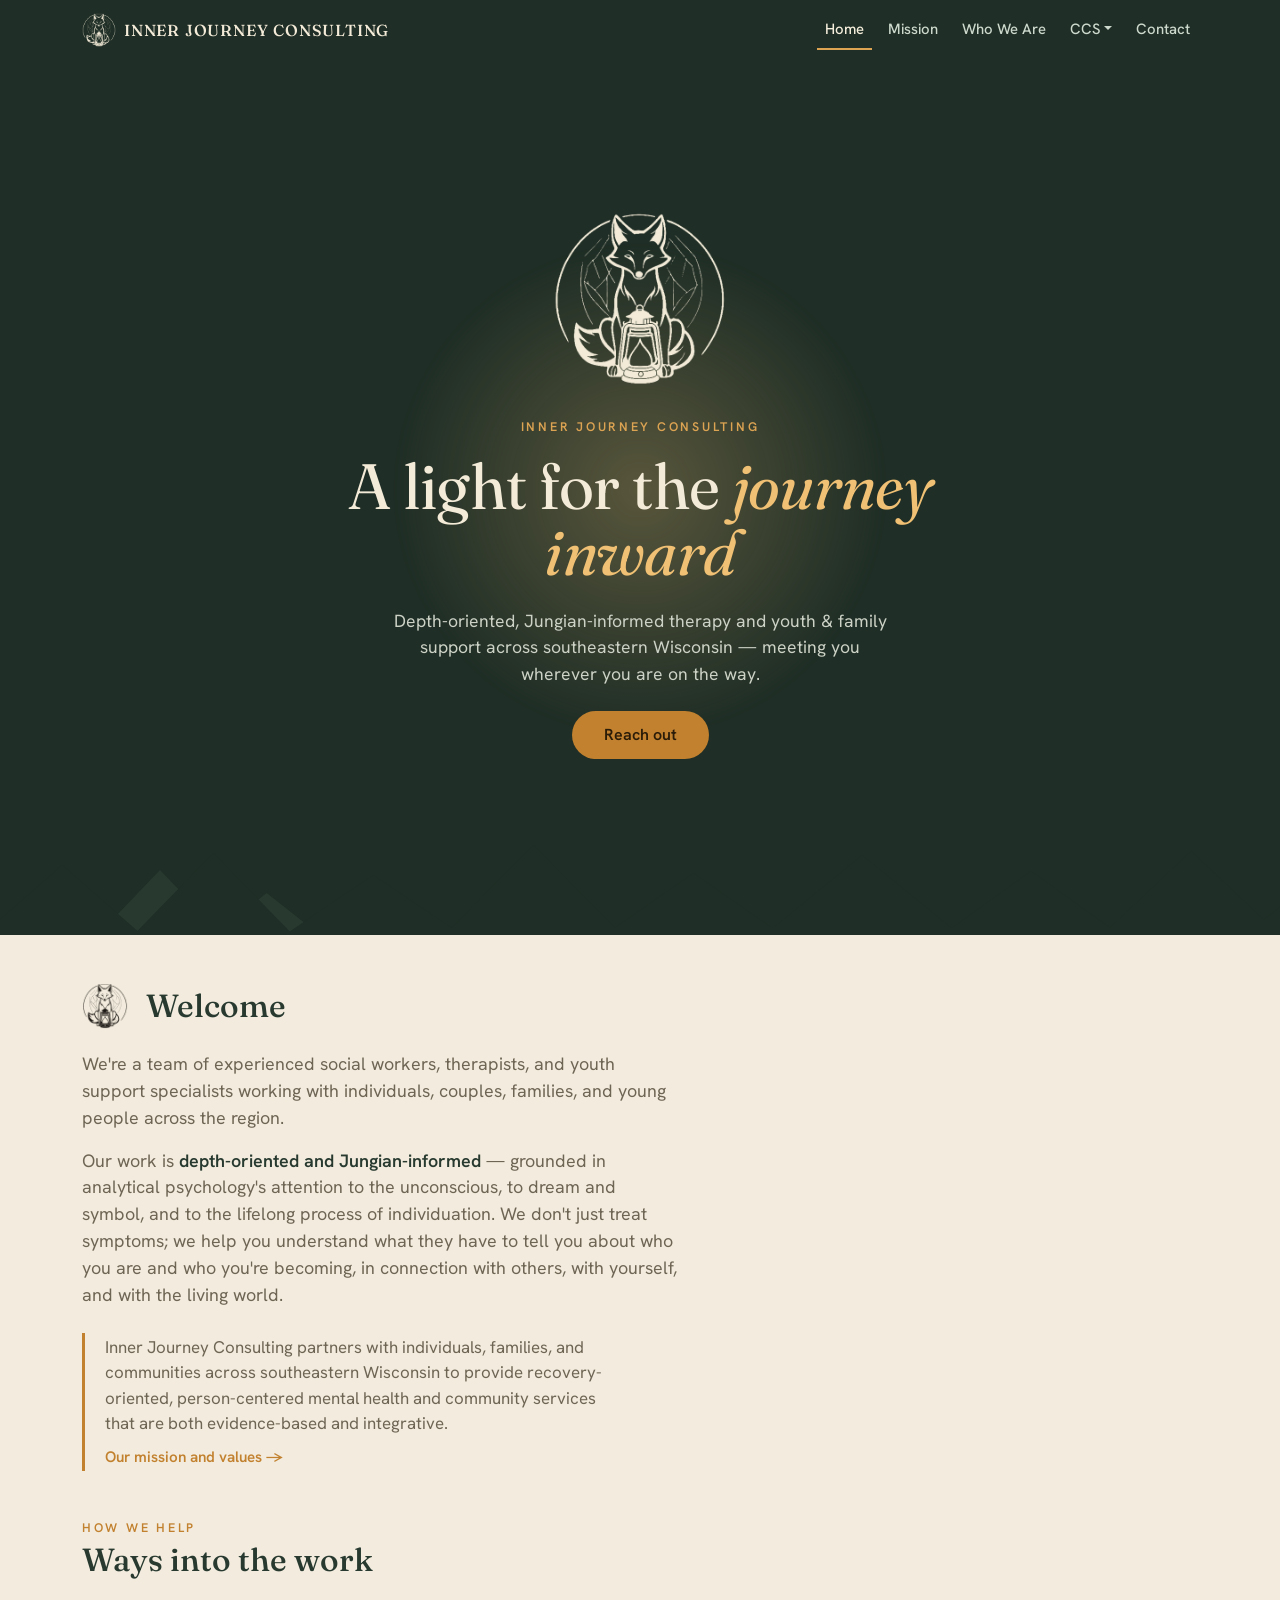
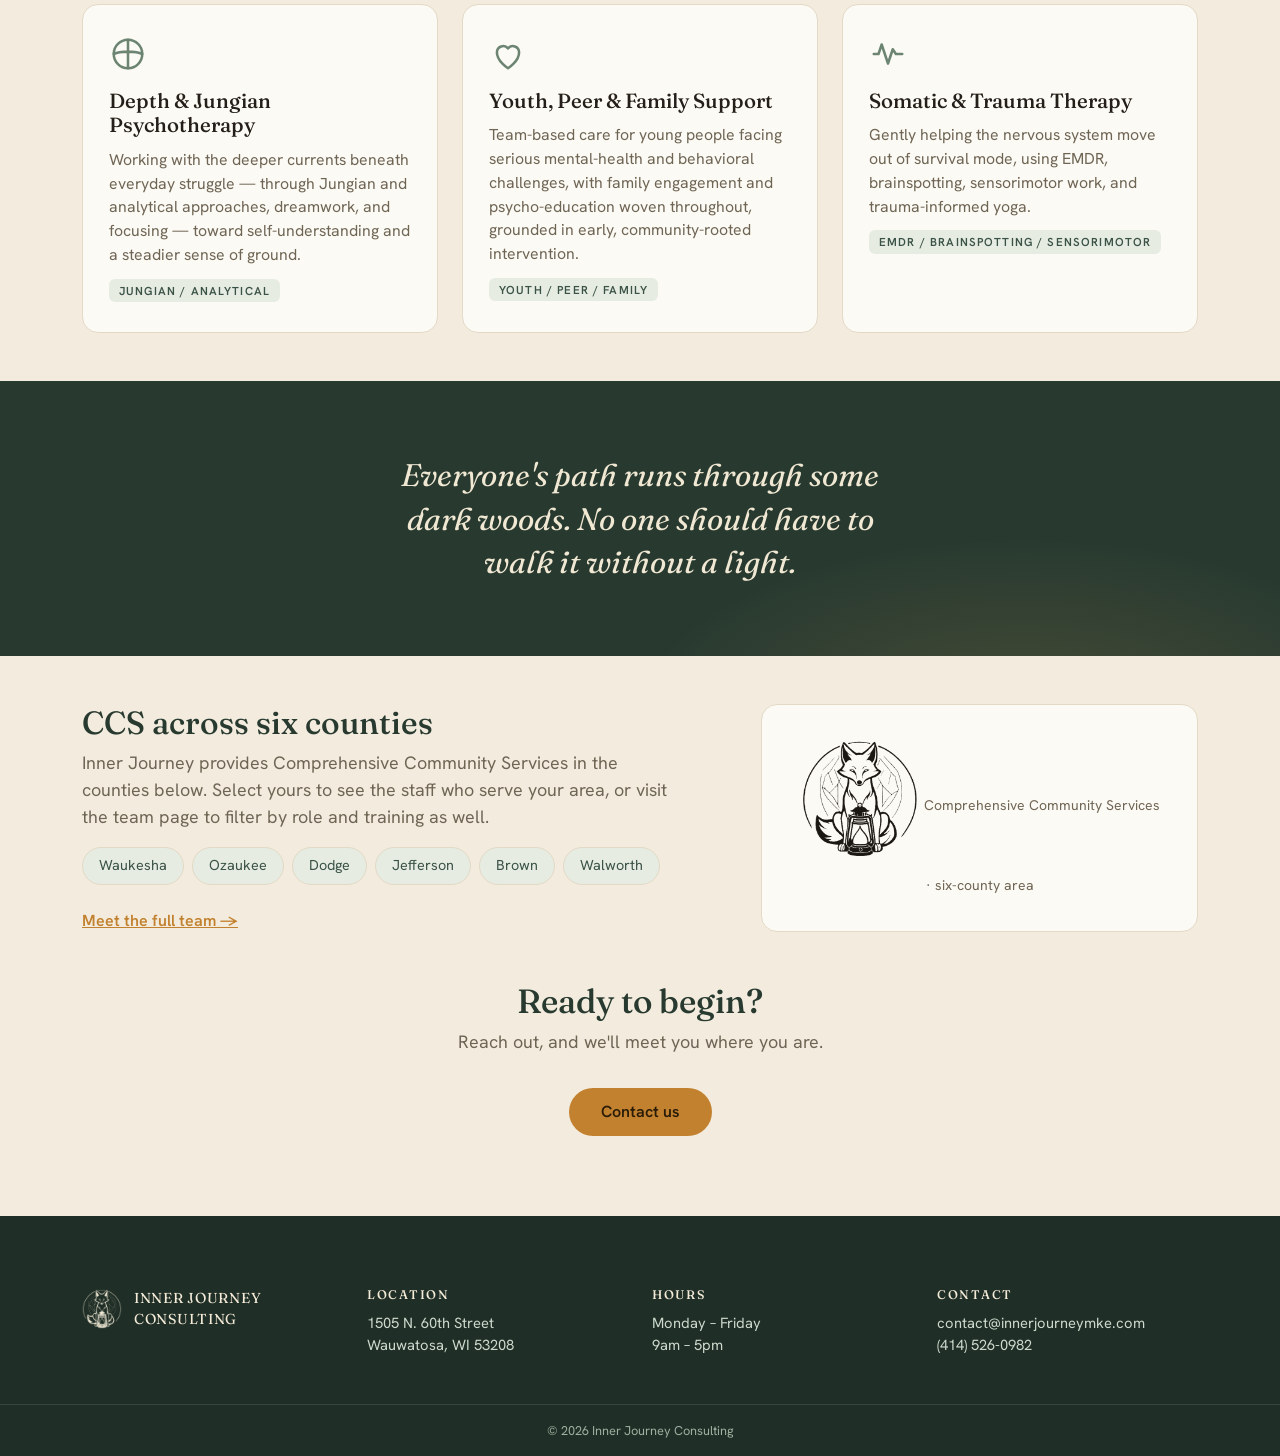
<file: index.html>
<!doctype html>
<html lang="en">
<head>
  <meta charset="utf-8">
  <meta name="viewport" content="width=device-width, initial-scale=1">
  <title>Inner Journey Consulting — Depth-oriented therapy in southeastern Wisconsin</title>
  <meta name="description" content="Depth-oriented, Jungian-informed therapy and youth & family support across southeastern Wisconsin.">
  <link rel="preconnect" href="https://fonts.googleapis.com">
  <link rel="preconnect" href="https://fonts.gstatic.com" crossorigin>
  <link href="https://fonts.googleapis.com/css2?family=Fraunces:ital,opsz,wght@0,9..144,400;0,9..144,500;0,9..144,600;1,9..144,400&family=Hanken+Grotesk:wght@400;500;600&display=swap" rel="stylesheet">
  <link href="https://cdn.jsdelivr.net/npm/bootstrap@5.3.3/dist/css/bootstrap.min.css" rel="stylesheet">
  <link href="css/styles.css" rel="stylesheet">
</head>
<body data-page="home">
  <div id="site-nav"></div>

  <!-- hero -->
  <header class="hero">
    <div class="hero-glow"></div>
    <div class="hero-inner container">
      <img class="medallion" src="assets/logo-cream.png" alt="Inner Journey Consulting fox-and-lantern logo">
      <div class="eyebrow">Inner Journey Consulting</div>
      <h1>A light for the <em>journey inward</em></h1>
      <p class="sub">Depth-oriented, Jungian-informed therapy and youth &amp; family support across
         southeastern Wisconsin — meeting you wherever you are on the way.</p>
      <div class="cta-wrap"><a class="btn btn-lantern mt-4" href="contact.html">Reach out</a></div>
    </div>
    <svg class="trees" viewBox="0 0 1440 120" preserveAspectRatio="none" aria-hidden="true">
      <g fill="#283a30"><path d="M0 120 L60 70 L120 120 Z M110 120 L180 55 L250 120 Z M240 120 L300 78 L360 120 Z"/></g>
      <g fill="#1f2e26"><path d="M-20 120 L70 50 L160 120 Z M150 120 L240 38 L330 120 Z M320 120 L420 60 L520 120 Z
        M500 120 L600 30 L700 120 Z M680 120 L780 58 L880 120 Z M860 120 L970 40 L1080 120 Z
        M1060 120 L1160 56 L1260 120 Z M1240 120 L1340 36 L1440 120 Z M1400 120 L1480 64 L1560 120 Z"/></g>
    </svg>
  </header>

  <main>
    <!-- welcome -->
    <section class="container py-5">
      <div class="welcome-head">
        <img class="ink-mark" src="assets/logo-ink.png" alt="">
        <h2 class="h2 mb-0">Welcome</h2>
      </div>
      <p class="lead-copy">We're a team of experienced social workers, therapists, and youth support
        specialists working with individuals, couples, families, and young people across the region.</p>
      <p class="lead-copy mt-3">Our work is <strong>depth-oriented and Jungian-informed</strong> — grounded
        in analytical psychology's attention to the unconscious, to dream and symbol, and to the lifelong
        process of individuation. We don't just treat symptoms; we help you understand what they have to
        tell you about who you are and who you're becoming, in connection with others, with yourself, and
        with the living world.</p>

      <div class="mission-callout mt-4">
        <p>Inner Journey Consulting partners with individuals, families, and communities across
          southeastern Wisconsin to provide recovery-oriented, person-centered mental health and
          community services that are both evidence-based and integrative.</p>
        <a href="mission.html">Our mission and values &rarr;</a>
      </div>
    </section>

    <!-- services -->
    <section class="container pb-5">
      <div class="eyebrow mb-1">How we help</div>
      <h2 class="mb-4">Ways into the work</h2>
      <div class="row g-4">
        <div class="col-12 col-md-4">
          <div class="svc">
            <svg class="ic" viewBox="0 0 24 24" fill="none" stroke="currentColor" stroke-width="1.6"><circle cx="12" cy="12" r="9"/><path d="M12 3v18M3 12c4-2 14-2 18 0" stroke-linecap="round"/></svg>
            <h3>Depth &amp; Jungian Psychotherapy</h3>
            <p>Working with the deeper currents beneath everyday struggle — through Jungian and analytical
               approaches, dreamwork, and focusing — toward self-understanding and a steadier sense of ground.</p>
            <div class="tag">Jungian / Analytical</div>
          </div>
        </div>
        <div class="col-12 col-md-4">
          <div class="svc">
            <svg class="ic" viewBox="0 0 24 24" fill="none" stroke="currentColor" stroke-width="1.6" stroke-linecap="round" stroke-linejoin="round"><path d="M12 21s-7-4.5-7-10a4 4 0 0 1 7-2.6A4 4 0 0 1 19 11c0 5.5-7 10-7 10z"/></svg>
            <h3>Youth, Peer &amp; Family Support</h3>
            <p>Team-based care for young people facing serious mental-health and behavioral challenges, with
               family engagement and psycho-education woven throughout, grounded in early, community-rooted
               intervention.</p>
            <div class="tag">Youth / Peer / Family</div>
          </div>
        </div>
        <div class="col-12 col-md-4">
          <div class="svc">
            <svg class="ic" viewBox="0 0 24 24" fill="none" stroke="currentColor" stroke-width="1.6" stroke-linecap="round" stroke-linejoin="round"><path d="M3 12h3l2-6 4 12 3-9 2 3h4"/></svg>
            <h3>Somatic &amp; Trauma Therapy</h3>
            <p>Gently helping the nervous system move out of survival mode, using EMDR, brainspotting,
               sensorimotor work, and trauma-informed yoga.</p>
            <div class="tag">EMDR / Brainspotting / Sensorimotor</div>
          </div>
        </div>
      </div>
    </section>

    <!-- thematic band -->
    <section class="band">
      <div class="container text-center py-5">
        <p class="my-4">Everyone's path runs through some dark woods. No one should have to walk it without a light.</p>
      </div>
    </section>

    <!-- CCS callout -->
    <section class="container py-5">
      <div class="row g-5 align-items-center">
        <div class="col-12 col-lg-7">
          <h2>CCS across six counties</h2>
          <p class="lead-copy">Inner Journey provides Comprehensive Community Services in the counties below.
            Select yours to see the staff who serve your area, or visit the team page to filter by role and
            training as well.</p>
          <div class="d-flex flex-wrap gap-2 mt-3">
            <a class="cty-link" href="ccs-county.html?county=Waukesha">Waukesha</a>
            <a class="cty-link" href="ccs-county.html?county=Ozaukee">Ozaukee</a>
            <a class="cty-link" href="ccs-county.html?county=Dodge">Dodge</a>
            <a class="cty-link" href="ccs-county.html?county=Jefferson">Jefferson</a>
            <a class="cty-link" href="ccs-county.html?county=Brown">Brown</a>
            <a class="cty-link" href="ccs-county.html?county=Walworth">Walworth</a>
          </div>
          <a class="d-inline-block mt-4 fw-semibold" href="who-we-are.html" style="color:var(--amber)">Meet the full team &rarr;</a>
        </div>
        <div class="col-12 col-lg-5">
          <div class="soft-panel">
            <img class="big-mark" src="assets/logo-ink.png" alt="">
            <small>Comprehensive Community Services · six-county area</small>
          </div>
        </div>
      </div>
    </section>

    <!-- final CTA -->
    <section class="container text-center pb-5 mb-2">
      <h2 style="font-size:2.1rem">Ready to begin?</h2>
      <p class="lead-copy mx-auto mt-2" style="max-width:42ch">Reach out, and we'll meet you where you are.</p>
      <a class="btn btn-lantern mt-3" href="contact.html">Contact us</a>
    </section>
  </main>

  <div id="site-footer"></div>

  <script src="https://cdn.jsdelivr.net/npm/bootstrap@5.3.3/dist/js/bootstrap.bundle.min.js"></script>
  <script src="js/staff.js"></script>
  <script src="js/render.js"></script>
  <script src="js/site.js"></script>
</body>
</html>
</file>
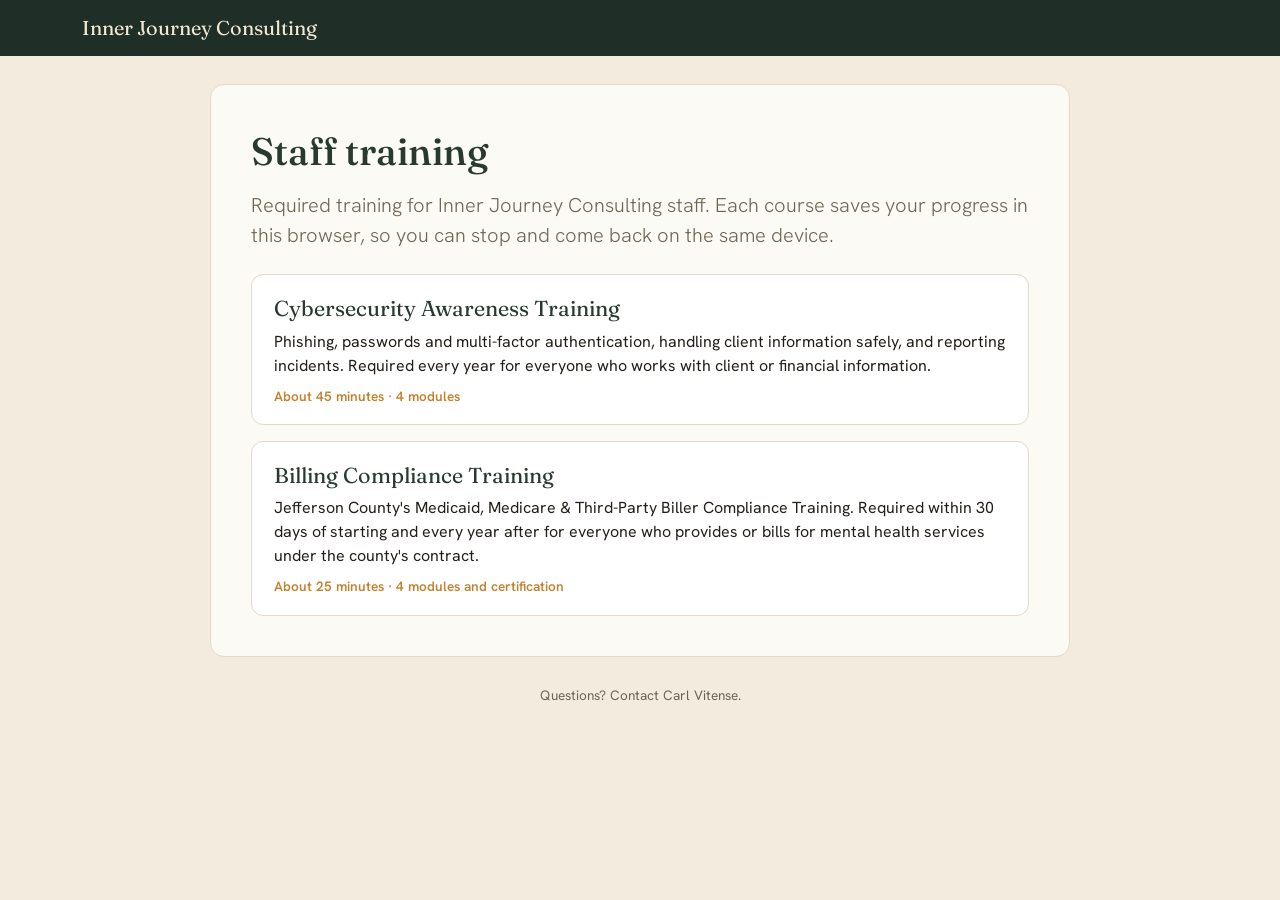
<file: training/index.html>
<!doctype html>
<html lang="en">
<head>
  <meta charset="utf-8">
  <meta name="viewport" content="width=device-width, initial-scale=1">
  <meta name="robots" content="noindex">
  <title>Staff Training — Inner Journey Consulting</title>
  <script>
    // Links from before the courses moved (innerjourneymke.com/training/#/m/...)
    // belonged to the cybersecurity course, which is now at /training/cyber/.
    // Send them on, keeping their place in the course.
    if (/^#\/./.test(location.hash)) location.replace("cyber/" + location.hash);
    // Relative paths (css/) only resolve with the trailing slash.
    else if (/\/training$/.test(location.pathname))
      location.replace(location.pathname + "/" + location.search);
  </script>
  <link rel="preconnect" href="https://fonts.googleapis.com">
  <link rel="preconnect" href="https://fonts.gstatic.com" crossorigin>
  <link href="https://fonts.googleapis.com/css2?family=Fraunces:opsz,wght@9..144,400;9..144,500&family=Hanken+Grotesk:wght@400;500;600&display=swap" rel="stylesheet">
  <link href="https://cdn.jsdelivr.net/npm/bootstrap@5.3.3/dist/css/bootstrap.min.css" rel="stylesheet">
  <link href="css/course.css" rel="stylesheet">
</head>
<body>
  <a class="skip-link" href="#course">Skip to content</a>

  <header>
    <nav class="navbar navbar-woods" aria-label="Site">
      <div class="container">
        <span class="navbar-brand">Inner Journey Consulting</span>
      </div>
    </nav>
  </header>

  <main class="container" id="course" tabindex="-1">
    <h1>Staff training</h1>
    <p class="lead">Required training for Inner Journey Consulting staff. Each course saves your
      progress in this browser, so you can stop and come back on the same device.</p>

    <!-- One entry per course. To add a course, copy an <li> and change it. -->
    <ul class="course-list">
      <li>
        <a class="course-card" href="cyber/">
          <span class="course-name">Cybersecurity Awareness Training</span>
          <span class="course-desc">Phishing, passwords and multi-factor authentication, handling
            client information safely, and reporting incidents. Required every year for everyone
            who works with client or financial information.</span>
          <span class="course-meta">About 45 minutes &middot; 4 modules</span>
        </a>
      </li>
      <li>
        <a class="course-card" href="billing/">
          <span class="course-name">Billing Compliance Training</span>
          <span class="course-desc">Jefferson County's Medicaid, Medicare &amp; Third-Party Biller
            Compliance Training. Required within 30 days of starting and every year after for
            everyone who provides or bills for mental health services under the county's
            contract.</span>
          <span class="course-meta">About 25 minutes &middot; 4 modules and certification</span>
        </a>
      </li>
    </ul>
  </main>

  <footer class="site-foot">
    <div class="container">Questions? Contact Carl Vitense.</div>
  </footer>
</body>
</html>
</file>
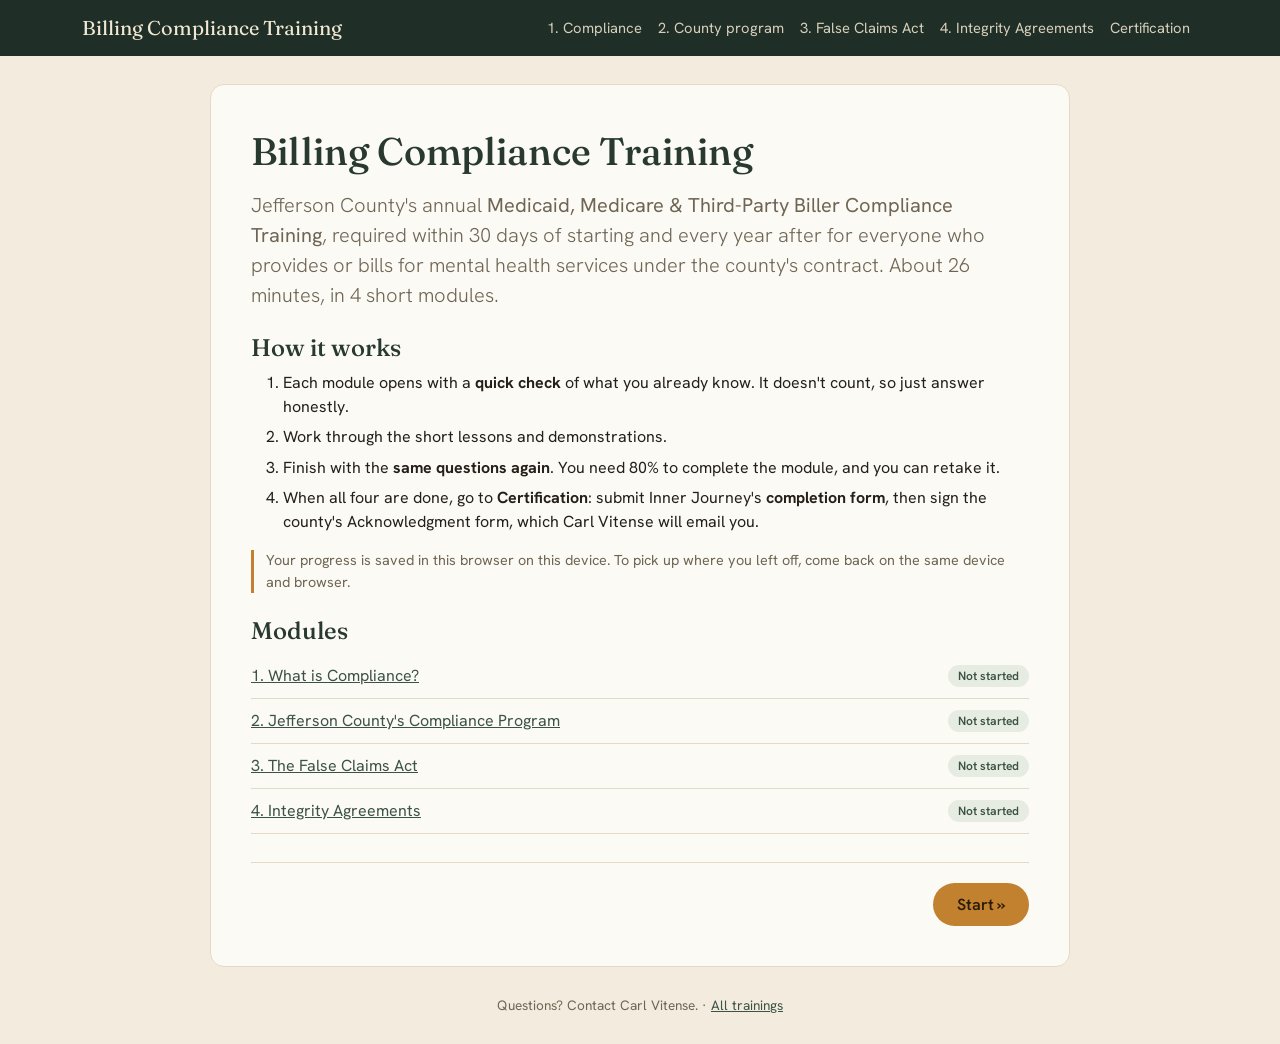
<file: training/billing/index.html>
<!doctype html>
<html lang="en">
<head>
  <meta charset="utf-8">
  <meta name="viewport" content="width=device-width, initial-scale=1">
  <meta name="robots" content="noindex">
  <title>Medicaid, Medicare &amp; Third-Party Biller Compliance Training</title>
  <script>
    // Relative paths (js/, content/, docs/, ../css/) only resolve with the
    // trailing slash, so add it before anything else loads. See ../cyber/index.html.
    if (/\/training\/billing$/.test(location.pathname))
      location.replace(location.pathname + "/" + location.search + location.hash);
  </script>
  <link rel="preconnect" href="https://fonts.googleapis.com">
  <link rel="preconnect" href="https://fonts.gstatic.com" crossorigin>
  <link href="https://fonts.googleapis.com/css2?family=Fraunces:opsz,wght@9..144,400;9..144,500&family=Hanken+Grotesk:wght@400;500;600&display=swap" rel="stylesheet">
  <link href="https://cdn.jsdelivr.net/npm/bootstrap@5.3.3/dist/css/bootstrap.min.css" rel="stylesheet">
  <!-- Styling and engine are shared by every course, in ../ -->
  <link href="../css/course.css" rel="stylesheet">
</head>
<body>
  <a class="skip-link" href="#course">Skip to content</a>

  <header>
    <nav class="navbar navbar-expand-lg navbar-woods" aria-label="Course">
      <div class="container">
        <a class="navbar-brand" href="#/" id="brand-title">Billing Compliance Training</a>
        <button class="navbar-toggler" type="button" data-bs-toggle="collapse" data-bs-target="#courseNav"
                aria-controls="courseNav" aria-expanded="false" aria-label="Show modules">
          <span class="navbar-toggler-icon"></span>
        </button>
        <div class="collapse navbar-collapse" id="courseNav">
          <ul class="navbar-nav ms-auto" id="module-nav"></ul>
        </div>
      </div>
    </nav>
  </header>

  <main class="container" id="course" tabindex="-1">
    <noscript><p>This course needs JavaScript turned on.</p></noscript>
  </main>

  <footer class="site-foot">
    <div class="container">Questions? Contact <span id="footer-contact"></span>.
      &middot; <a href="../">All trainings</a></div>
  </footer>

  <script src="https://cdn.jsdelivr.net/npm/bootstrap@5.3.3/dist/js/bootstrap.bundle.min.js"></script>
  <!-- Settings, then one file per module, then the shared engine. -->
  <script src="js/config.js"></script>
  <script src="content/01-what-is-compliance.js"></script>
  <script src="content/02-county-program.js"></script>
  <script src="content/03-false-claims.js"></script>
  <script src="content/04-integrity-agreements.js"></script>
  <script src="../js/course.js"></script>
</body>
</html>
</file>
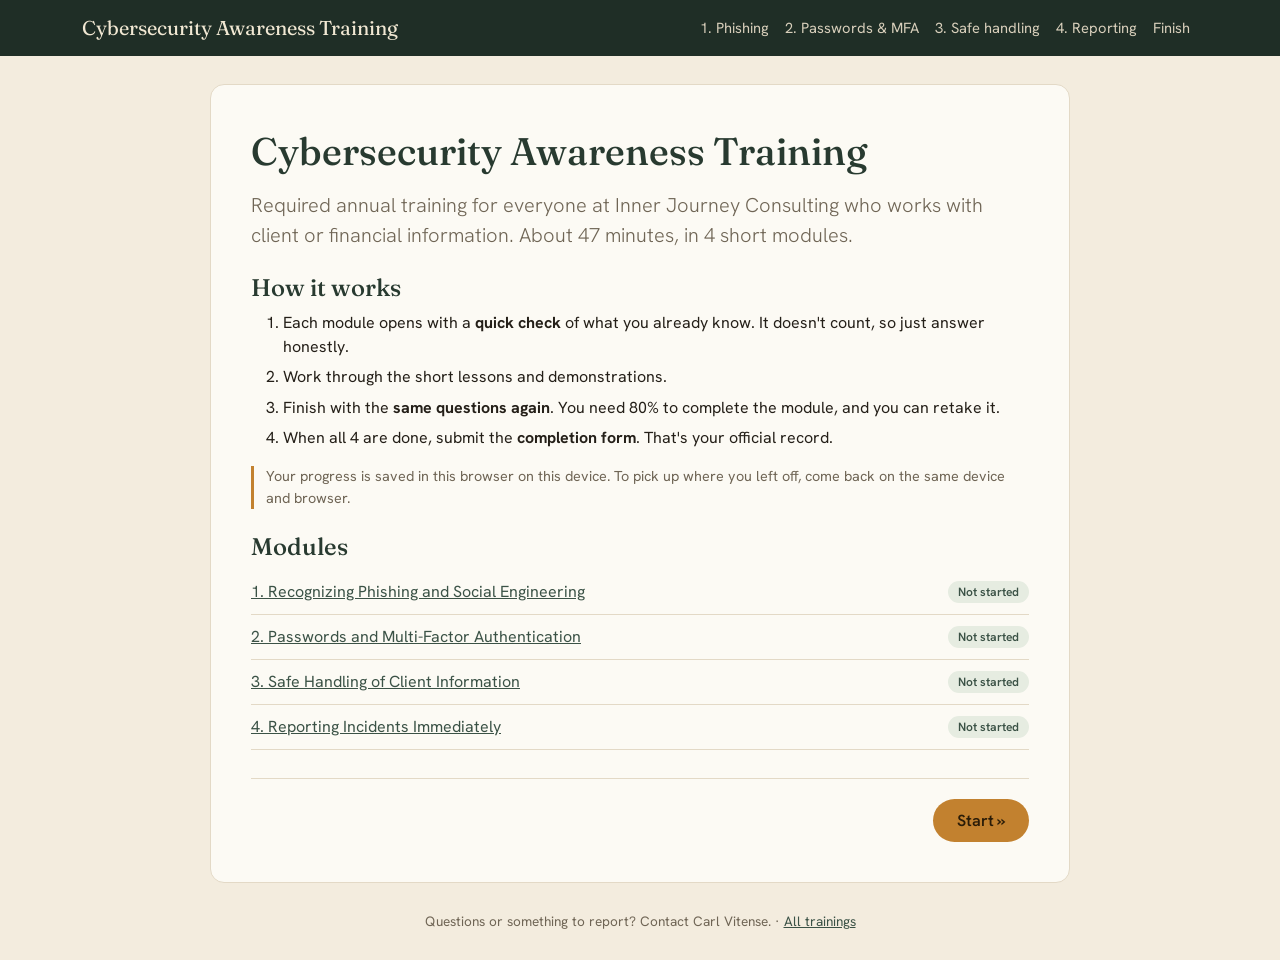
<file: training/cyber/index.html>
<!doctype html>
<html lang="en">
<head>
  <meta charset="utf-8">
  <meta name="viewport" content="width=device-width, initial-scale=1">
  <meta name="robots" content="noindex">
  <title>Cybersecurity Awareness Training</title>
  <script>
    // Served from a folder (innerjourneymke.com/training/cyber/), so its
    // relative paths (js/, content/, ../css/) only resolve correctly with the
    // trailing slash. Without it, the browser looks for them one folder up
    // and gets the wrong files. Add the slash before anything else loads.
    if (/\/training\/cyber$/.test(location.pathname))
      location.replace(location.pathname + "/" + location.search + location.hash);
  </script>
  <link rel="preconnect" href="https://fonts.googleapis.com">
  <link rel="preconnect" href="https://fonts.gstatic.com" crossorigin>
  <link href="https://fonts.googleapis.com/css2?family=Fraunces:opsz,wght@9..144,400;9..144,500&family=Hanken+Grotesk:wght@400;500;600&display=swap" rel="stylesheet">
  <link href="https://cdn.jsdelivr.net/npm/bootstrap@5.3.3/dist/css/bootstrap.min.css" rel="stylesheet">
  <!-- Styling and engine are shared by every course, in ../ -->
  <link href="../css/course.css" rel="stylesheet">
</head>
<body>
  <a class="skip-link" href="#course">Skip to content</a>

  <header>
    <nav class="navbar navbar-expand-lg navbar-woods" aria-label="Course">
      <div class="container">
        <a class="navbar-brand" href="#/" id="brand-title">Cybersecurity Awareness Training</a>
        <button class="navbar-toggler" type="button" data-bs-toggle="collapse" data-bs-target="#courseNav"
                aria-controls="courseNav" aria-expanded="false" aria-label="Show modules">
          <span class="navbar-toggler-icon"></span>
        </button>
        <div class="collapse navbar-collapse" id="courseNav">
          <ul class="navbar-nav ms-auto" id="module-nav"></ul>
        </div>
      </div>
    </nav>
  </header>

  <main class="container" id="course" tabindex="-1">
    <noscript><p>This course needs JavaScript turned on.</p></noscript>
  </main>

  <footer class="site-foot">
    <div class="container">Questions or something to report? Contact <span id="footer-contact"></span>.
      &middot; <a href="../">All trainings</a></div>
  </footer>

  <script src="https://cdn.jsdelivr.net/npm/bootstrap@5.3.3/dist/js/bootstrap.bundle.min.js"></script>
  <!-- Settings, then one file per module, then the shared engine. -->
  <script src="js/config.js"></script>
  <script src="content/01-phishing.js"></script>
  <script src="content/02-passwords.js"></script>
  <script src="content/03-data.js"></script>
  <script src="content/04-reporting.js"></script>
  <script src="../js/course.js"></script>
</body>
</html>
</file>
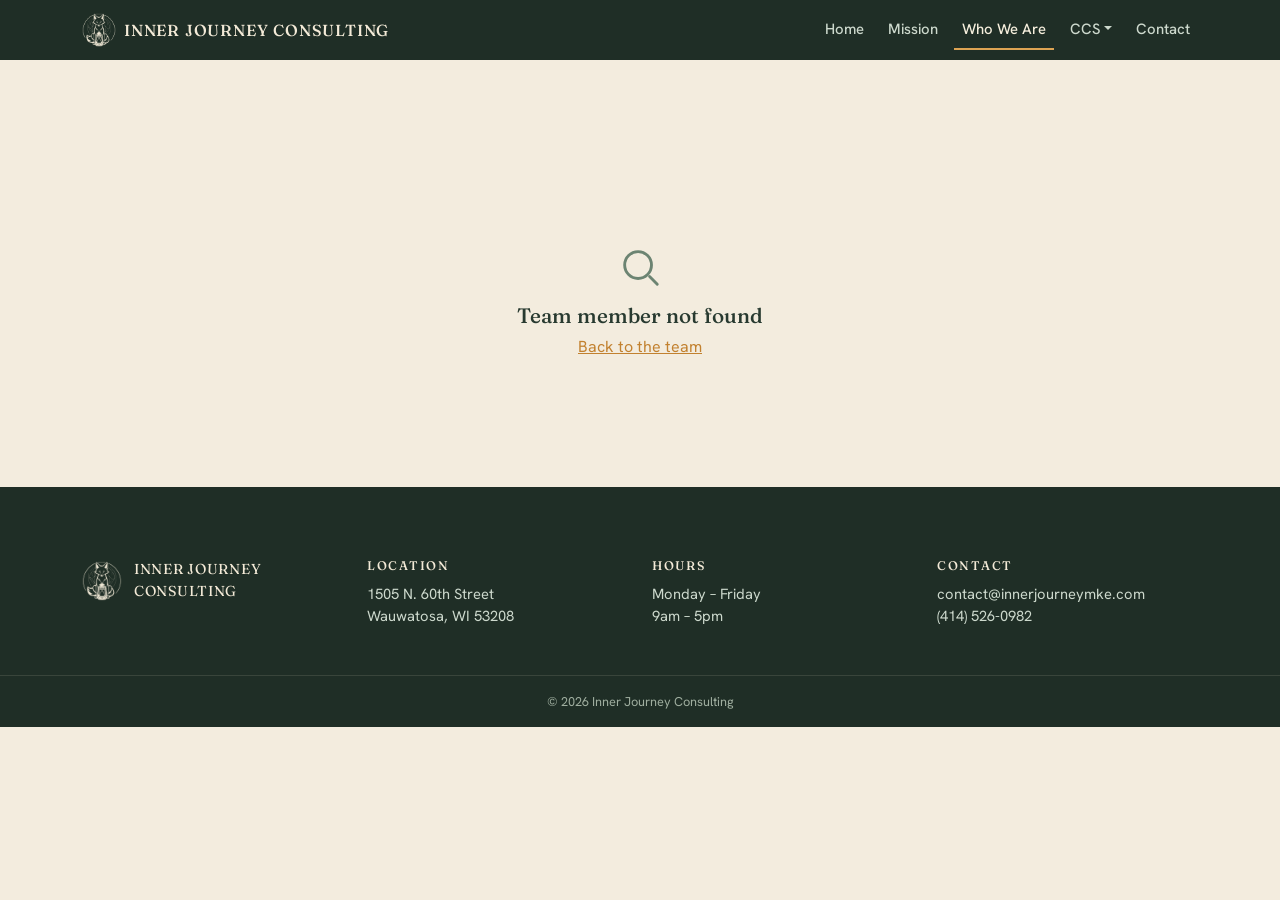
<file: bio.html>
<!doctype html>
<html lang="en">
<head>
  <meta charset="utf-8">
  <meta name="viewport" content="width=device-width, initial-scale=1">
  <title>Team Member — Inner Journey Consulting</title>
  <meta name="description" content="Meet a member of the Inner Journey Consulting team.">
  <link rel="preconnect" href="https://fonts.googleapis.com">
  <link rel="preconnect" href="https://fonts.gstatic.com" crossorigin>
  <link href="https://fonts.googleapis.com/css2?family=Fraunces:ital,opsz,wght@0,9..144,400;0,9..144,500;0,9..144,600;1,9..144,400&family=Hanken+Grotesk:wght@400;500;600&display=swap" rel="stylesheet">
  <link href="https://cdn.jsdelivr.net/npm/bootstrap@5.3.3/dist/css/bootstrap.min.css" rel="stylesheet">
  <link href="css/styles.css" rel="stylesheet">
</head>
<body data-page="team">
  <div id="site-nav"></div>

  <main>
    <section class="container page-head pb-5">
      <div id="bio-root"><!-- injected by bio.js --></div>
    </section>
  </main>

  <div id="site-footer"></div>

  <script src="https://cdn.jsdelivr.net/npm/bootstrap@5.3.3/dist/js/bootstrap.bundle.min.js"></script>
  <script src="js/staff.js"></script>
  <script src="js/render.js"></script>
  <script src="js/site.js"></script>
  <script src="js/bio.js"></script>
</body>
</html>
</file>
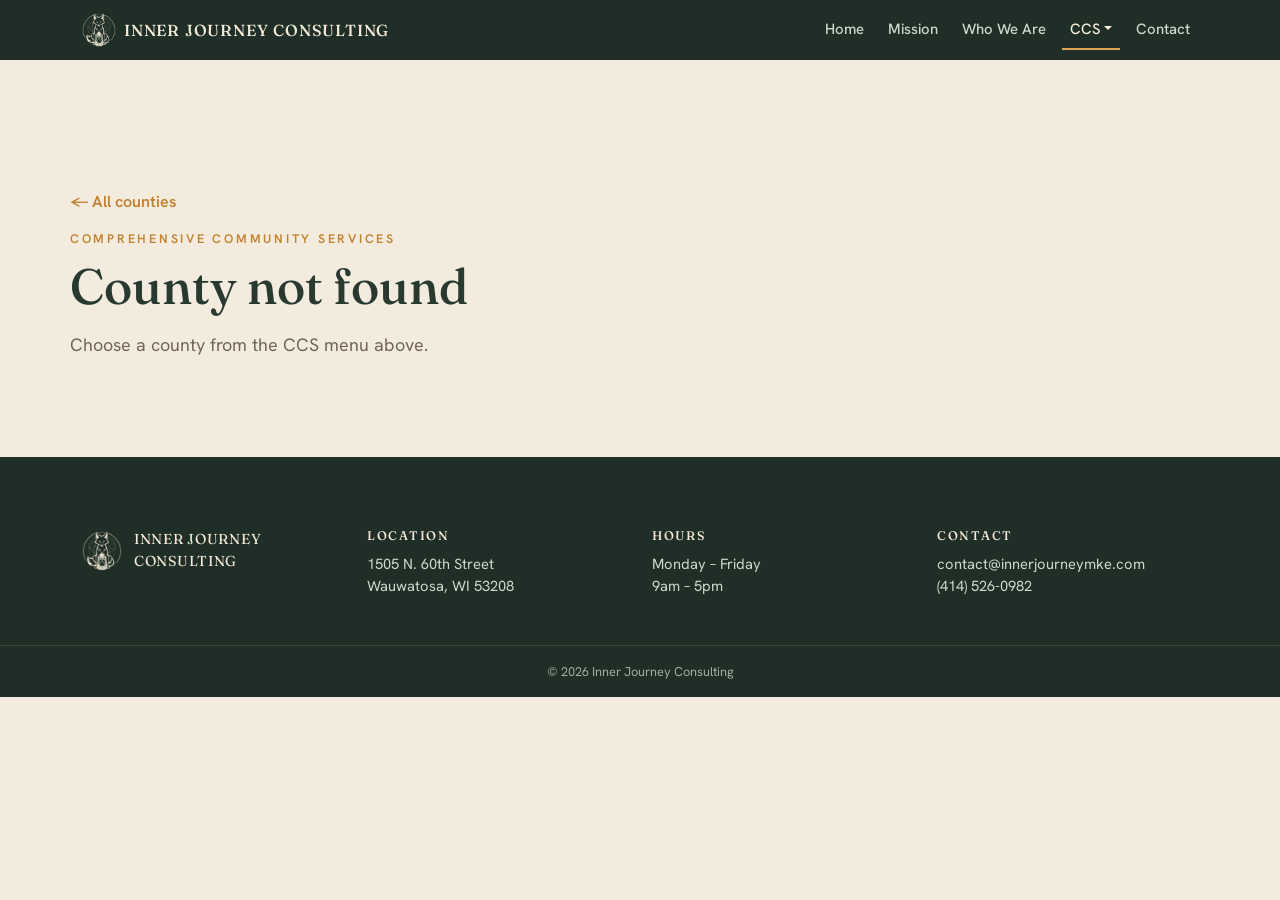
<file: ccs-county.html>
<!doctype html>
<html lang="en">
<head>
  <meta charset="utf-8">
  <meta name="viewport" content="width=device-width, initial-scale=1">
  <title>CCS by County — Inner Journey Consulting</title>
  <meta name="description" content="Inner Journey CCS team by county.">
  <link rel="preconnect" href="https://fonts.googleapis.com">
  <link rel="preconnect" href="https://fonts.gstatic.com" crossorigin>
  <link href="https://fonts.googleapis.com/css2?family=Fraunces:ital,opsz,wght@0,9..144,400;0,9..144,500;0,9..144,600;1,9..144,400&family=Hanken+Grotesk:wght@400;500;600&display=swap" rel="stylesheet">
  <link href="https://cdn.jsdelivr.net/npm/bootstrap@5.3.3/dist/css/bootstrap.min.css" rel="stylesheet">
  <link href="css/styles.css" rel="stylesheet">
</head>
<body data-page="ccs">
  <div id="site-nav"></div>

  <main>
    <section class="container page-head">
      <a class="d-inline-block mb-3 fw-semibold text-decoration-none" href="ccs.html" style="color:var(--amber)">&larr; All counties</a>
      <div class="eyebrow mb-2">Comprehensive Community Services</div>
      <h1 id="county-title" style="font-size:clamp(2.2rem,5vw,3.1rem)">CCS</h1>
      <p class="lead-copy mt-3" id="county-sub"></p>
    </section>

    <section class="container py-4">
      <div class="row g-4" id="county-roster"><!-- roster or empty state injected by ccs.js --></div>
    </section>
  </main>

  <div id="site-footer"></div>

  <script src="https://cdn.jsdelivr.net/npm/bootstrap@5.3.3/dist/js/bootstrap.bundle.min.js"></script>
  <script src="js/staff.js"></script>
  <script src="js/render.js"></script>
  <script src="js/site.js"></script>
  <script src="js/ccs.js"></script>
</body>
</html>
</file>
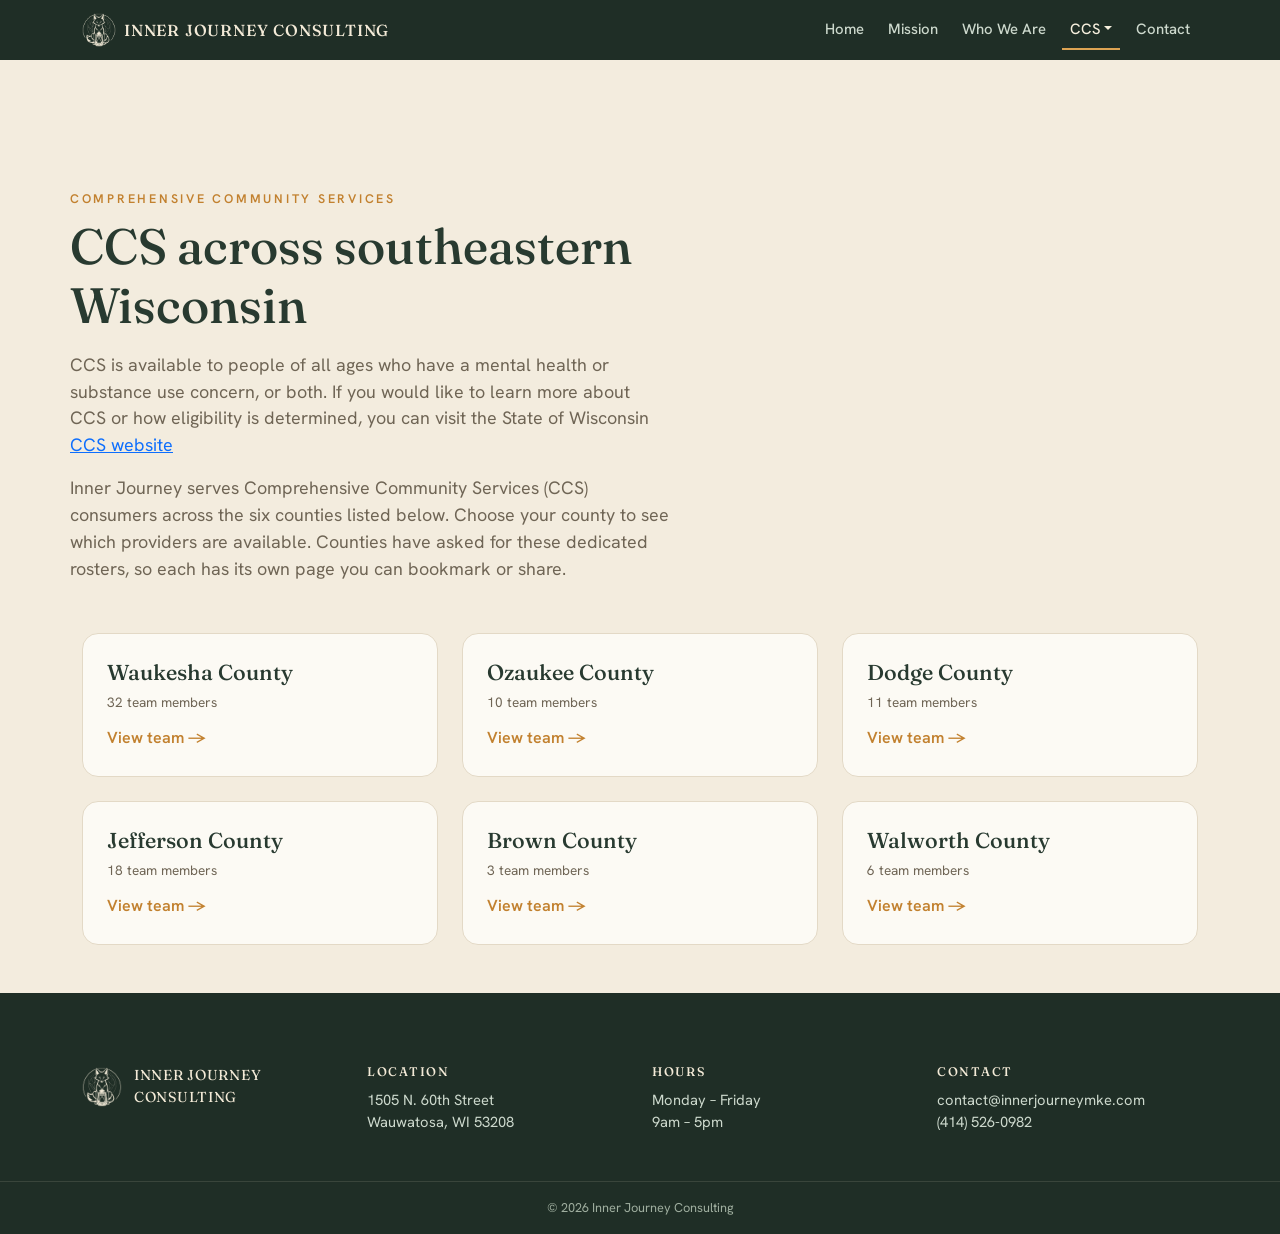
<file: ccs.html>
<!doctype html>
<html lang="en">
<head>
  <meta charset="utf-8">
  <meta name="viewport" content="width=device-width, initial-scale=1">
  <title>Comprehensive Community Services (CCS) — Inner Journey Consulting</title>
  <meta name="description" content="Inner Journey provides Comprehensive Community Services across six southeastern Wisconsin counties.">
  <link rel="preconnect" href="https://fonts.googleapis.com">
  <link rel="preconnect" href="https://fonts.gstatic.com" crossorigin>
  <link href="https://fonts.googleapis.com/css2?family=Fraunces:ital,opsz,wght@0,9..144,400;0,9..144,500;0,9..144,600;1,9..144,400&family=Hanken+Grotesk:wght@400;500;600&display=swap" rel="stylesheet">
  <link href="https://cdn.jsdelivr.net/npm/bootstrap@5.3.3/dist/css/bootstrap.min.css" rel="stylesheet">
  <link href="css/styles.css" rel="stylesheet">
</head>
<body data-page="ccs">
  <div id="site-nav"></div>

  <main>
    <section class="container page-head">
      <div class="eyebrow mb-2">Comprehensive Community Services</div>
      <h1 style="font-size:clamp(2.2rem,5vw,3.1rem);max-width:18ch">CCS across southeastern Wisconsin</h1>
      <p class="lead-copy mt-3">CCS is available to people of all ages who have a mental health or substance use concern, or both. If you would like to learn more about CCS or how eligibility is determined, you can visit the State of Wisconsin <a href="https://www.dhs.wisconsin.gov/ccs/index.htm">CCS website</a></p>
      <p class="lead-copy mt-3">Inner Journey serves Comprehensive Community Services (CCS) consumers across the six counties listed below.  Choose your county to see which providers are available. Counties have asked for these dedicated rosters, so each has its own page you can bookmark or share.  </p>
    </section>

    <section class="container py-4">
      <div class="row g-4" id="ccs-overview"><!-- county cards injected by ccs.js --></div>
    </section>
  </main>

  <div id="site-footer"></div>

  <script src="https://cdn.jsdelivr.net/npm/bootstrap@5.3.3/dist/js/bootstrap.bundle.min.js"></script>
  <script src="js/staff.js"></script>
  <script src="js/render.js"></script>
  <script src="js/site.js"></script>
  <script src="js/ccs.js"></script>
</body>
</html>
</file>
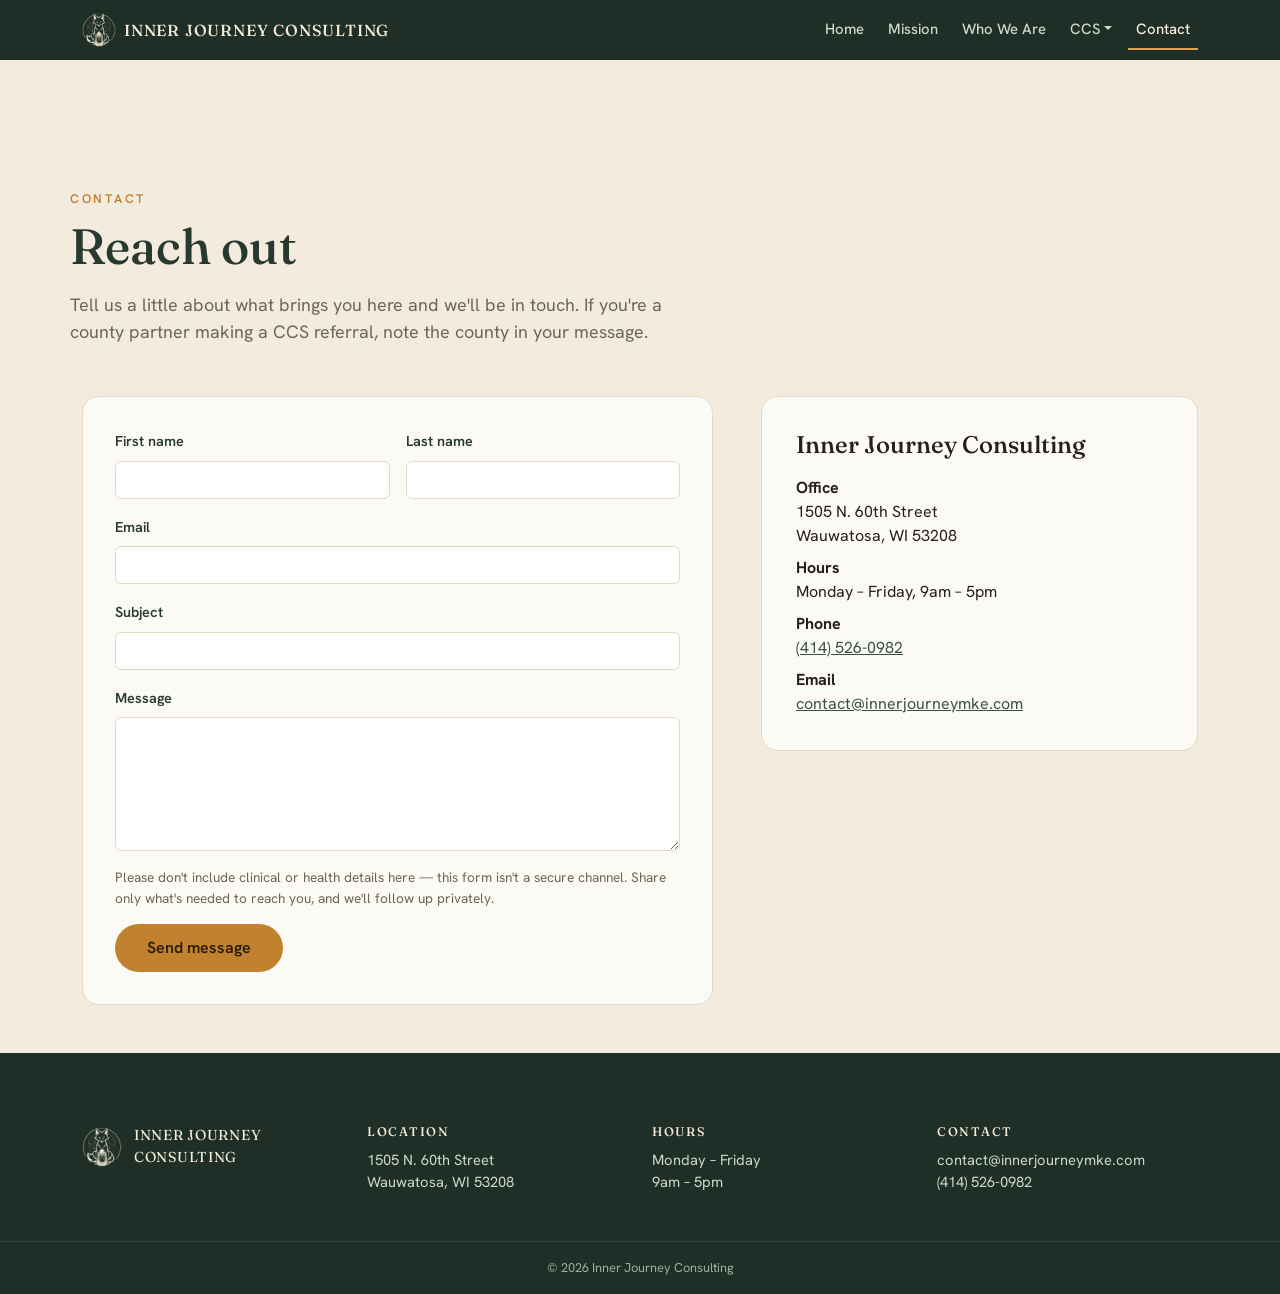
<file: contact.html>
<!doctype html>
<html lang="en">
<head>
  <meta charset="utf-8">
  <meta name="viewport" content="width=device-width, initial-scale=1">
  <title>Contact — Inner Journey Consulting</title>
  <meta name="description" content="Get in touch with Inner Journey Consulting in Wauwatosa, Wisconsin.">
  <link rel="preconnect" href="https://fonts.googleapis.com">
  <link rel="preconnect" href="https://fonts.gstatic.com" crossorigin>
  <link href="https://fonts.googleapis.com/css2?family=Fraunces:ital,opsz,wght@0,9..144,400;0,9..144,500;0,9..144,600;1,9..144,400&family=Hanken+Grotesk:wght@400;500;600&display=swap" rel="stylesheet">
  <link href="https://cdn.jsdelivr.net/npm/bootstrap@5.3.3/dist/css/bootstrap.min.css" rel="stylesheet">
  <link href="css/styles.css" rel="stylesheet">
</head>
<body data-page="contact">
  <div id="site-nav"></div>

  <main>
    <section class="container page-head">
      <div class="eyebrow mb-2">Contact</div>
      <h1 style="font-size:clamp(2.2rem,5vw,3.1rem)">Reach out</h1>
      <p class="lead-copy mt-3">Tell us a little about what brings you here and we'll be in touch. If you're a
        county partner making a CCS referral, note the county in your message.</p>
    </section>

    <section class="container py-4">
      <div class="row g-5">
        <div class="col-12 col-lg-7">
          <div class="form-card">
            <!-- Netlify Forms. Netlify detects the form from this markup at deploy
                 time; submissions appear under Forms in the Netlify dashboard and are
                 emailed wherever a form notification is configured. The hidden
                 form-name must match the form's name attribute, and bot-field is a
                 honeypot: real people never see it, bots fill it in and get dropped. -->
            <form name="contact" method="POST" action="/thanks"
                  data-netlify="true" netlify-honeypot="bot-field">
              <input type="hidden" name="form-name" value="contact">
              <p class="d-none" aria-hidden="true">
                <label>Leave this field empty: <input name="bot-field" tabindex="-1" autocomplete="off"></label>
              </p>
              <div class="row g-3">
                <div class="col-md-6">
                  <label class="form-label" for="first">First name</label>
                  <input class="form-control" type="text" id="first" name="first_name" required>
                </div>
                <div class="col-md-6">
                  <label class="form-label" for="last">Last name</label>
                  <input class="form-control" type="text" id="last" name="last_name" required>
                </div>
                <div class="col-12">
                  <label class="form-label" for="email">Email</label>
                  <input class="form-control" type="email" id="email" name="email" required>
                </div>
                <div class="col-12">
                  <label class="form-label" for="subject">Subject</label>
                  <input class="form-control" type="text" id="subject" name="subject" required>
                </div>
                <div class="col-12">
                  <label class="form-label" for="message">Message</label>
                  <textarea class="form-control" id="message" name="message" rows="5" required></textarea>
                </div>
                <div class="col-12">
                  <p class="mb-3" style="font-size:.85rem;color:var(--muted)">Please don't include
                    clinical or health details here &mdash; this form isn't a secure channel. Share
                    only what's needed to reach you, and we'll follow up privately.</p>
                  <button class="btn btn-lantern" type="submit">Send message</button>
                </div>
              </div>
            </form>
          </div>
        </div>
        <div class="col-12 col-lg-5">
          <div class="soft-panel text-start">
            <h3 class="h4 mb-3">Inner Journey Consulting</h3>
            <p class="mb-2"><strong>Office</strong><br>1505 N. 60th Street<br>Wauwatosa, WI 53208</p>
            <p class="mb-2"><strong>Hours</strong><br>Monday &ndash; Friday, 9am &ndash; 5pm</p>
            <p class="mb-2"><strong>Phone</strong><br><a href="tel:+14145260982" style="color:var(--pine-soft)">(414) 526-0982</a></p>
            <p class="mb-0"><strong>Email</strong><br><a href="mailto:contact@innerjourneymke.com" style="color:var(--pine-soft)">contact@innerjourneymke.com</a></p>
          </div>
        </div>
      </div>
    </section>
  </main>

  <div id="site-footer"></div>

  <script src="https://cdn.jsdelivr.net/npm/bootstrap@5.3.3/dist/js/bootstrap.bundle.min.js"></script>
  <script src="js/staff.js"></script>
  <script src="js/render.js"></script>
  <script src="js/site.js"></script>
</body>
</html>
</file>
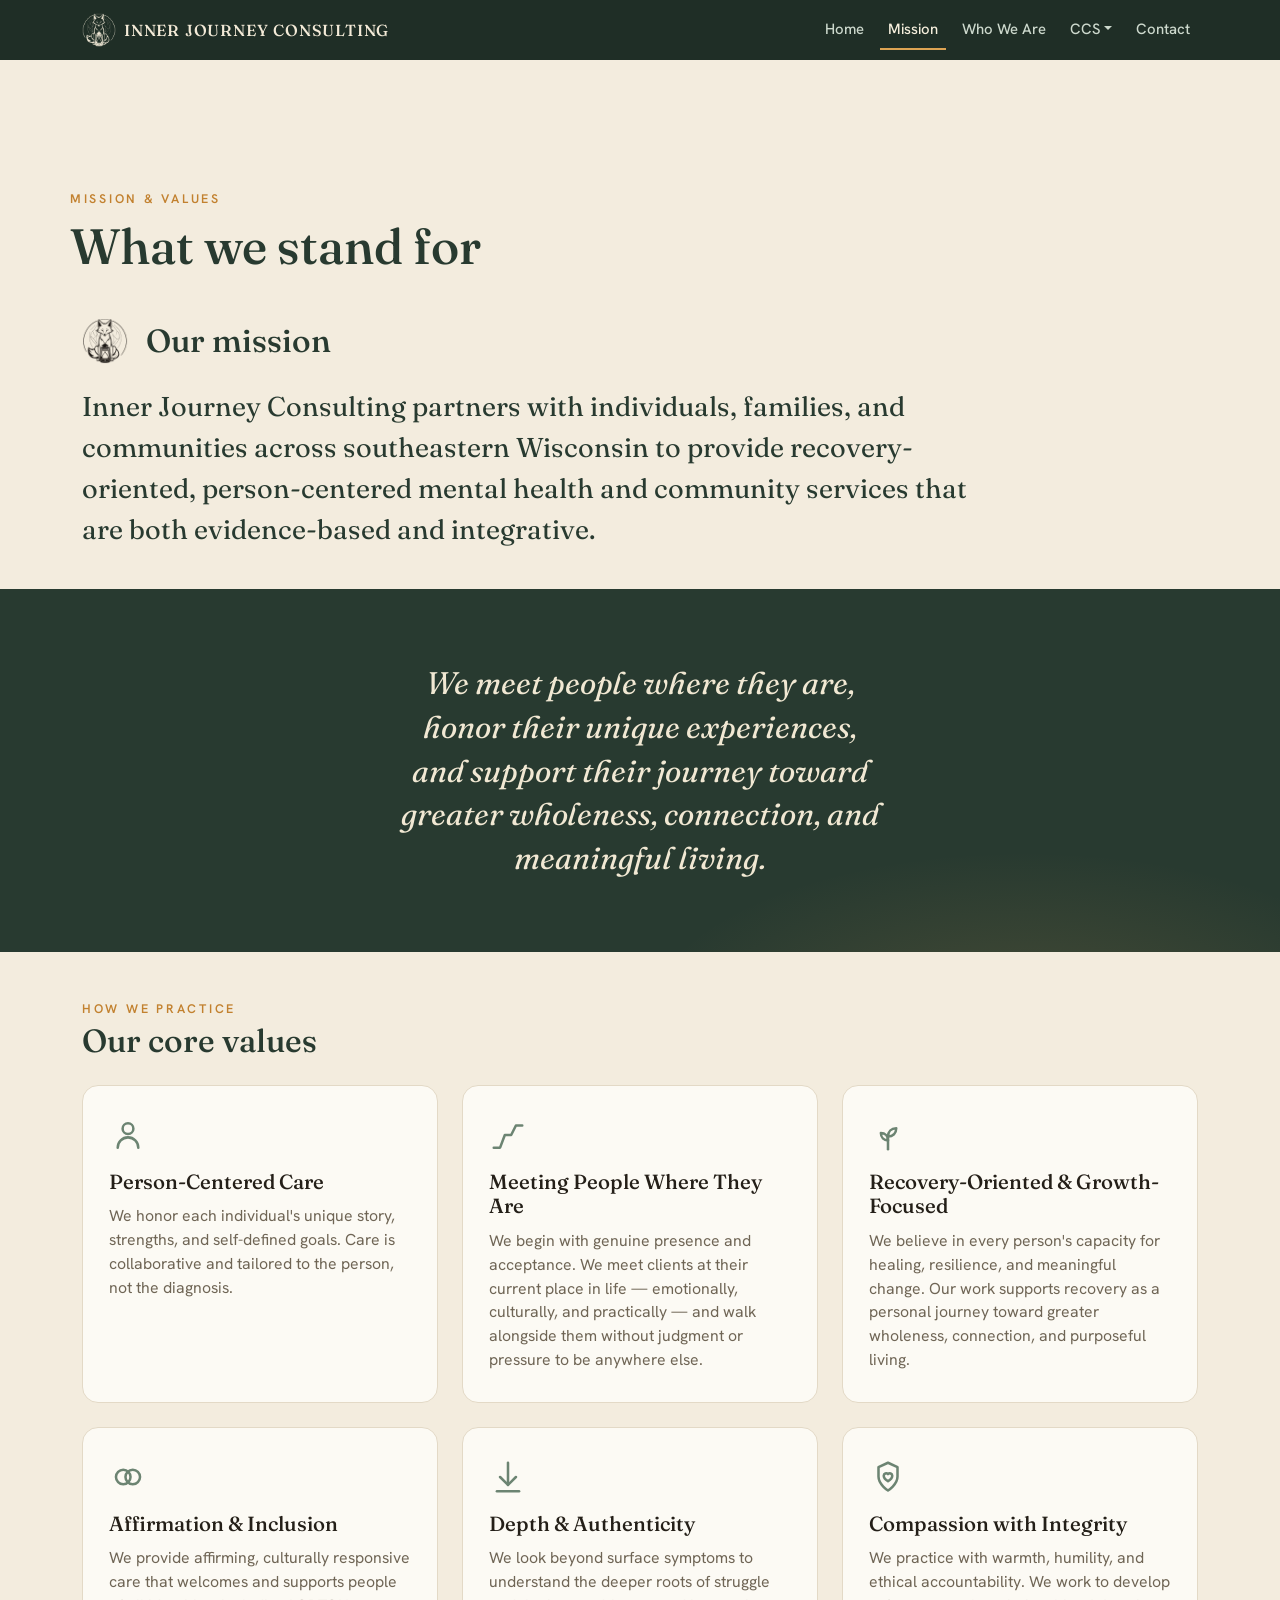
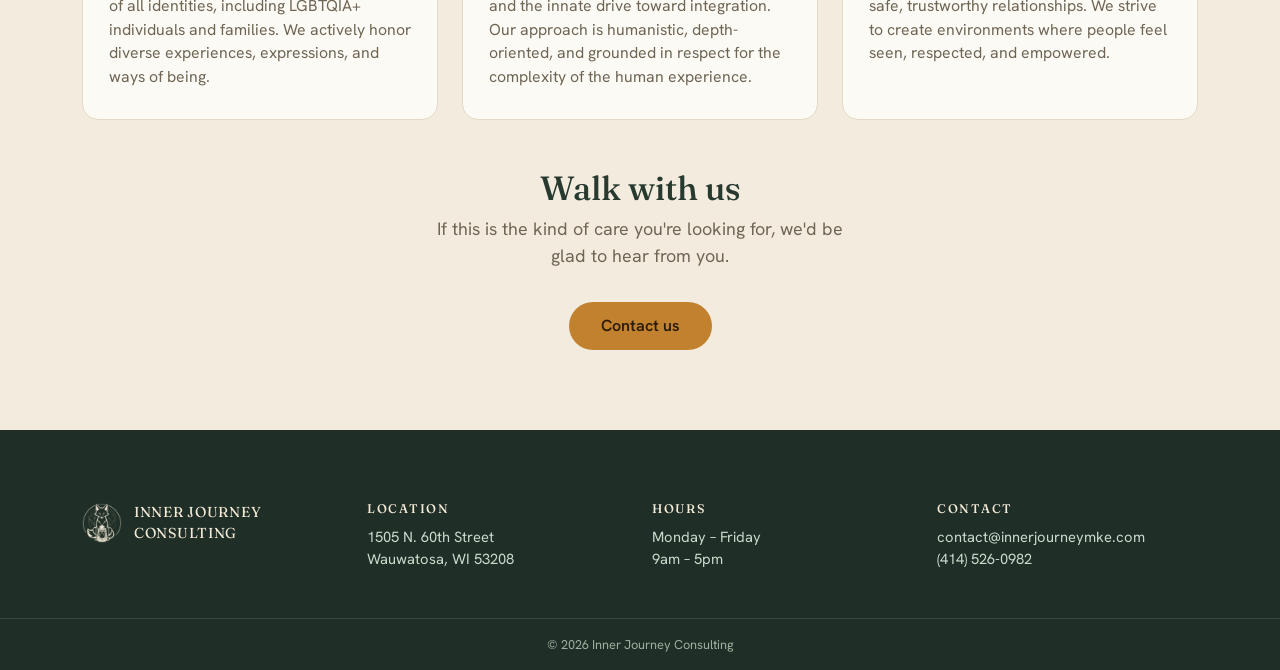
<file: mission.html>
<!doctype html>
<html lang="en">
<head>
  <meta charset="utf-8">
  <meta name="viewport" content="width=device-width, initial-scale=1">
  <title>Mission &amp; Values — Inner Journey Consulting</title>
  <meta name="description" content="Inner Journey Consulting's mission and core values — recovery-oriented, person-centered mental health and community services across southeastern Wisconsin.">
  <link rel="preconnect" href="https://fonts.googleapis.com">
  <link rel="preconnect" href="https://fonts.gstatic.com" crossorigin>
  <link href="https://fonts.googleapis.com/css2?family=Fraunces:ital,opsz,wght@0,9..144,400;0,9..144,500;0,9..144,600;1,9..144,400&family=Hanken+Grotesk:wght@400;500;600&display=swap" rel="stylesheet">
  <link href="https://cdn.jsdelivr.net/npm/bootstrap@5.3.3/dist/css/bootstrap.min.css" rel="stylesheet">
  <link href="css/styles.css" rel="stylesheet">
</head>
<body data-page="mission">
  <div id="site-nav"></div>

  <main>
    <section class="container page-head">
      <div class="eyebrow mb-2">Mission &amp; Values</div>
      <h1 style="font-size:clamp(2.2rem,5vw,3.1rem);max-width:15ch">What we stand for</h1>
    </section>

    <!-- mission statement -->
    <section class="container py-4">
      <div class="welcome-head">
        <img class="ink-mark" src="assets/logo-ink.png" alt="">
        <h2 class="h2 mb-0">Our mission</h2>
      </div>
      <p class="mission-lede">Inner Journey Consulting partners with individuals, families, and communities
        across southeastern Wisconsin to provide recovery-oriented, person-centered mental health and
        community services that are both evidence-based and integrative.</p>
    </section>

    <!-- thematic band -->
    <section class="band">
      <div class="container text-center py-5">
        <p class="my-4">We meet people where they are, honor their unique experiences, and support their
          journey toward greater wholeness, connection, and meaningful living.</p>
      </div>
    </section>

    <!-- core values -->
    <section class="container py-5">
      <div class="eyebrow mb-1">How we practice</div>
      <h2 class="mb-4">Our core values</h2>
      <div class="row g-4">

        <div class="col-12 col-md-6 col-lg-4">
          <div class="svc">
            <svg class="ic" viewBox="0 0 24 24" fill="none" stroke="currentColor" stroke-width="1.6" stroke-linecap="round" stroke-linejoin="round"><circle cx="12" cy="8" r="3.4"/><path d="M5.5 20a6.5 6.5 0 0 1 13 0"/></svg>
            <h3>Person-Centered Care</h3>
            <p>We honor each individual's unique story, strengths, and self-defined goals. Care is
               collaborative and tailored to the person, not the diagnosis.</p>
          </div>
        </div>

        <div class="col-12 col-md-6 col-lg-4">
          <div class="svc">
            <svg class="ic" viewBox="0 0 24 24" fill="none" stroke="currentColor" stroke-width="1.6" stroke-linecap="round" stroke-linejoin="round"><path d="M3 20h4l3-8h4l3-6h4"/></svg>
            <h3>Meeting People Where They Are</h3>
            <p>We begin with genuine presence and acceptance. We meet clients at their current place in
               life &mdash; emotionally, culturally, and practically &mdash; and walk alongside them without
               judgment or pressure to be anywhere else.</p>
          </div>
        </div>

        <div class="col-12 col-md-6 col-lg-4">
          <div class="svc">
            <svg class="ic" viewBox="0 0 24 24" fill="none" stroke="currentColor" stroke-width="1.6" stroke-linecap="round" stroke-linejoin="round"><path d="M12 21v-8"/><path d="M12 13c0-3 2-5.2 5.2-5.2C17.2 10.9 15.1 13 12 13z"/><path d="M12 15.4c0-2.6-1.8-4.6-4.5-4.6 0 2.7 1.9 4.6 4.5 4.6z"/></svg>
            <h3>Recovery-Oriented &amp; Growth-Focused</h3>
            <p>We believe in every person's capacity for healing, resilience, and meaningful change. Our
               work supports recovery as a personal journey toward greater wholeness, connection, and
               purposeful living.</p>
          </div>
        </div>

        <div class="col-12 col-md-6 col-lg-4">
          <div class="svc">
            <svg class="ic" viewBox="0 0 24 24" fill="none" stroke="currentColor" stroke-width="1.6" stroke-linecap="round" stroke-linejoin="round"><circle cx="9" cy="12" r="4.6"/><circle cx="15" cy="12" r="4.6"/></svg>
            <h3>Affirmation &amp; Inclusion</h3>
            <p>We provide affirming, culturally responsive care that welcomes and supports people of all
               identities, including LGBTQIA+ individuals and families. We actively honor diverse
               experiences, expressions, and ways of being.</p>
          </div>
        </div>

        <div class="col-12 col-md-6 col-lg-4">
          <div class="svc">
            <svg class="ic" viewBox="0 0 24 24" fill="none" stroke="currentColor" stroke-width="1.6" stroke-linecap="round" stroke-linejoin="round"><path d="M12 3v14"/><path d="M7 12l5 5 5-5"/><path d="M5 21h14"/></svg>
            <h3>Depth &amp; Authenticity</h3>
            <p>We look beyond surface symptoms to understand the deeper roots of struggle and the innate
               drive toward integration. Our approach is humanistic, depth-oriented, and grounded in
               respect for the complexity of the human experience.</p>
          </div>
        </div>

        <div class="col-12 col-md-6 col-lg-4">
          <div class="svc">
            <svg class="ic" viewBox="0 0 24 24" fill="none" stroke="currentColor" stroke-width="1.6" stroke-linecap="round" stroke-linejoin="round"><path d="M12 20.5s-6-3.7-6-8.8V5.8L12 3l6 2.8v5.9c0 5.1-6 8.8-6 8.8z"/><path d="M12 14.7s-2.7-1.7-2.7-3.5a1.55 1.55 0 0 1 2.7-1 1.55 1.55 0 0 1 2.7 1c0 1.8-2.7 3.5-2.7 3.5z"/></svg>
            <h3>Compassion with Integrity</h3>
            <p>We practice with warmth, humility, and ethical accountability. We work to develop safe,
               trustworthy relationships. We strive to create environments where people feel seen,
               respected, and empowered.</p>
          </div>
        </div>

      </div>
    </section>

    <!-- closing CTA -->
    <section class="container text-center pb-5 mb-2">
      <h2 style="font-size:2.1rem">Walk with us</h2>
      <p class="lead-copy mx-auto mt-2" style="max-width:44ch">If this is the kind of care you're looking
        for, we'd be glad to hear from you.</p>
      <a class="btn btn-lantern mt-3" href="contact.html">Contact us</a>
    </section>
  </main>

  <div id="site-footer"></div>

  <script src="https://cdn.jsdelivr.net/npm/bootstrap@5.3.3/dist/js/bootstrap.bundle.min.js"></script>
  <script src="js/staff.js"></script>
  <script src="js/render.js"></script>
  <script src="js/site.js"></script>
</body>
</html>
</file>
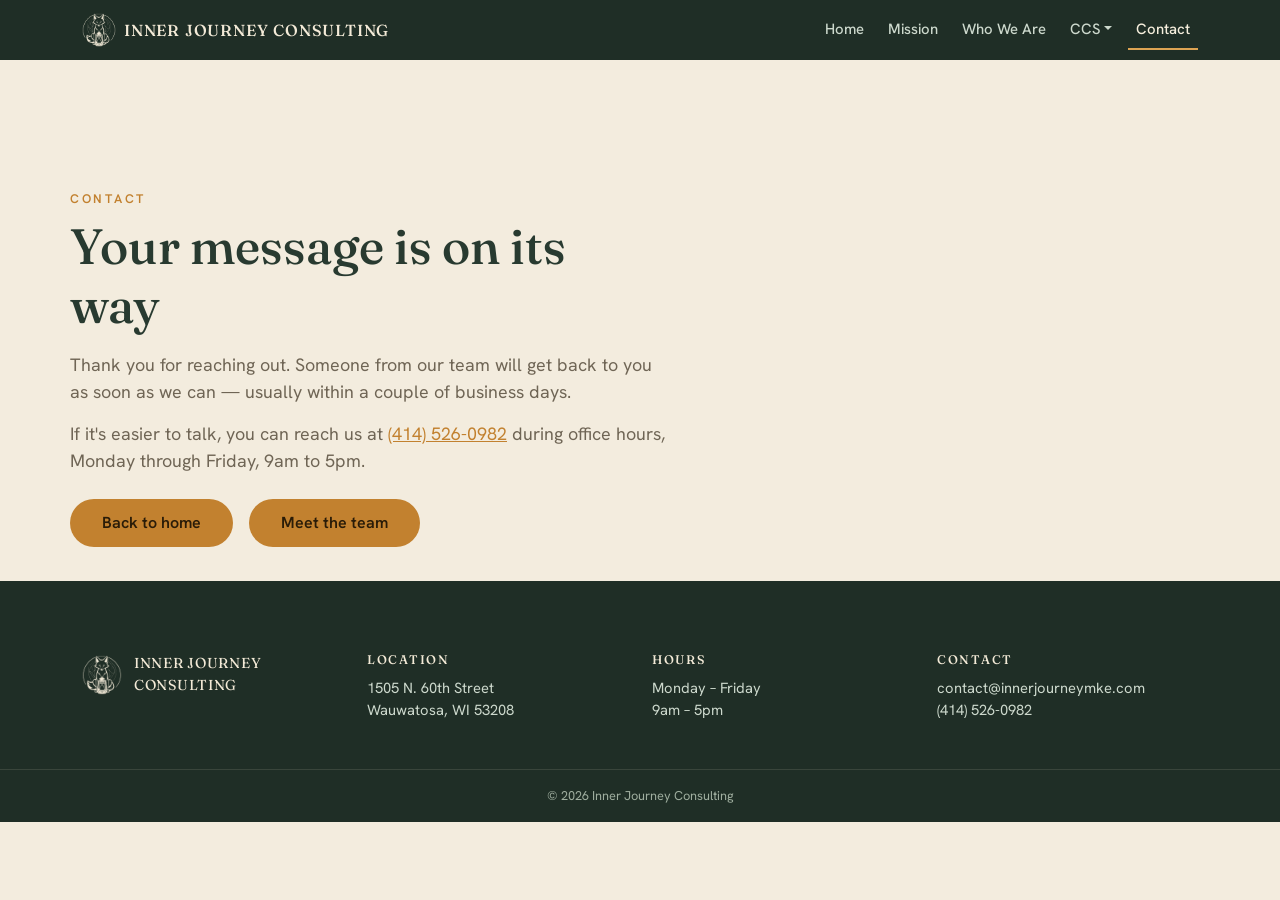
<file: thanks.html>
<!doctype html>
<html lang="en">
<head>
  <meta charset="utf-8">
  <meta name="viewport" content="width=device-width, initial-scale=1">
  <title>Message sent — Inner Journey Consulting</title>
  <meta name="description" content="Thanks for reaching out to Inner Journey Consulting. We'll be in touch soon.">
  <meta name="robots" content="noindex">
  <link rel="preconnect" href="https://fonts.googleapis.com">
  <link rel="preconnect" href="https://fonts.gstatic.com" crossorigin>
  <link href="https://fonts.googleapis.com/css2?family=Fraunces:ital,opsz,wght@0,9..144,400;0,9..144,500;0,9..144,600;1,9..144,400&family=Hanken+Grotesk:wght@400;500;600&display=swap" rel="stylesheet">
  <link href="https://cdn.jsdelivr.net/npm/bootstrap@5.3.3/dist/css/bootstrap.min.css" rel="stylesheet">
  <link href="css/styles.css" rel="stylesheet">
</head>
<body data-page="contact">
  <div id="site-nav"></div>

  <main>
    <section class="container page-head">
      <div class="eyebrow mb-2">Contact</div>
      <h1 style="font-size:clamp(2.2rem,5vw,3.1rem);max-width:16ch">Your message is on its way</h1>
      <p class="lead-copy mt-3">Thank you for reaching out. Someone from our team will get back to you
        as soon as we can &mdash; usually within a couple of business days.</p>
      <p class="lead-copy mt-3">If it's easier to talk, you can reach us at
        <a href="tel:+14145260982" style="color:var(--amber)">(414) 526-0982</a> during office hours,
        Monday through Friday, 9am to 5pm.</p>
      <div class="d-flex flex-wrap gap-3 mt-4">
        <a class="btn btn-lantern" href="index.html">Back to home</a>
        <a class="btn btn-lantern" href="who-we-are.html">Meet the team</a>
      </div>
    </section>
  </main>

  <div id="site-footer"></div>

  <script src="https://cdn.jsdelivr.net/npm/bootstrap@5.3.3/dist/js/bootstrap.bundle.min.js"></script>
  <script src="js/staff.js"></script>
  <script src="js/render.js"></script>
  <script src="js/site.js"></script>
</body>
</html>
</file>
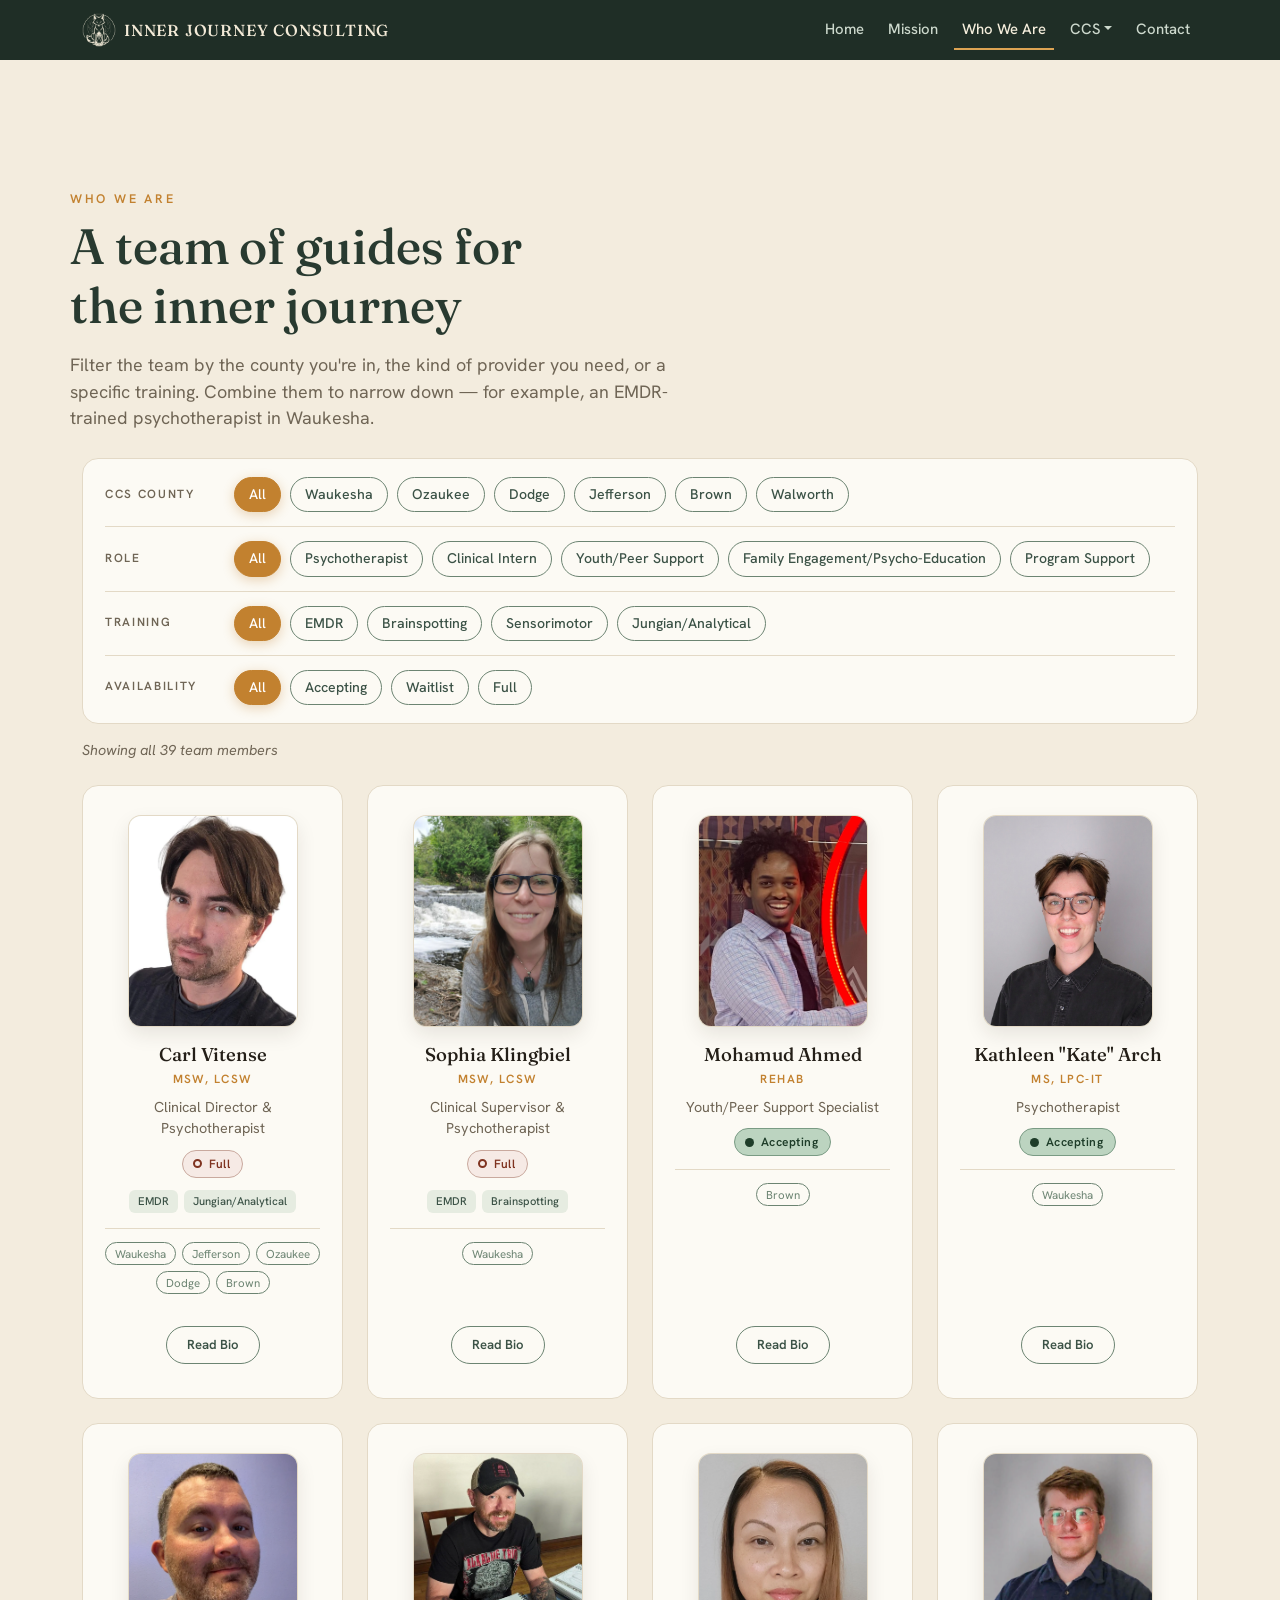
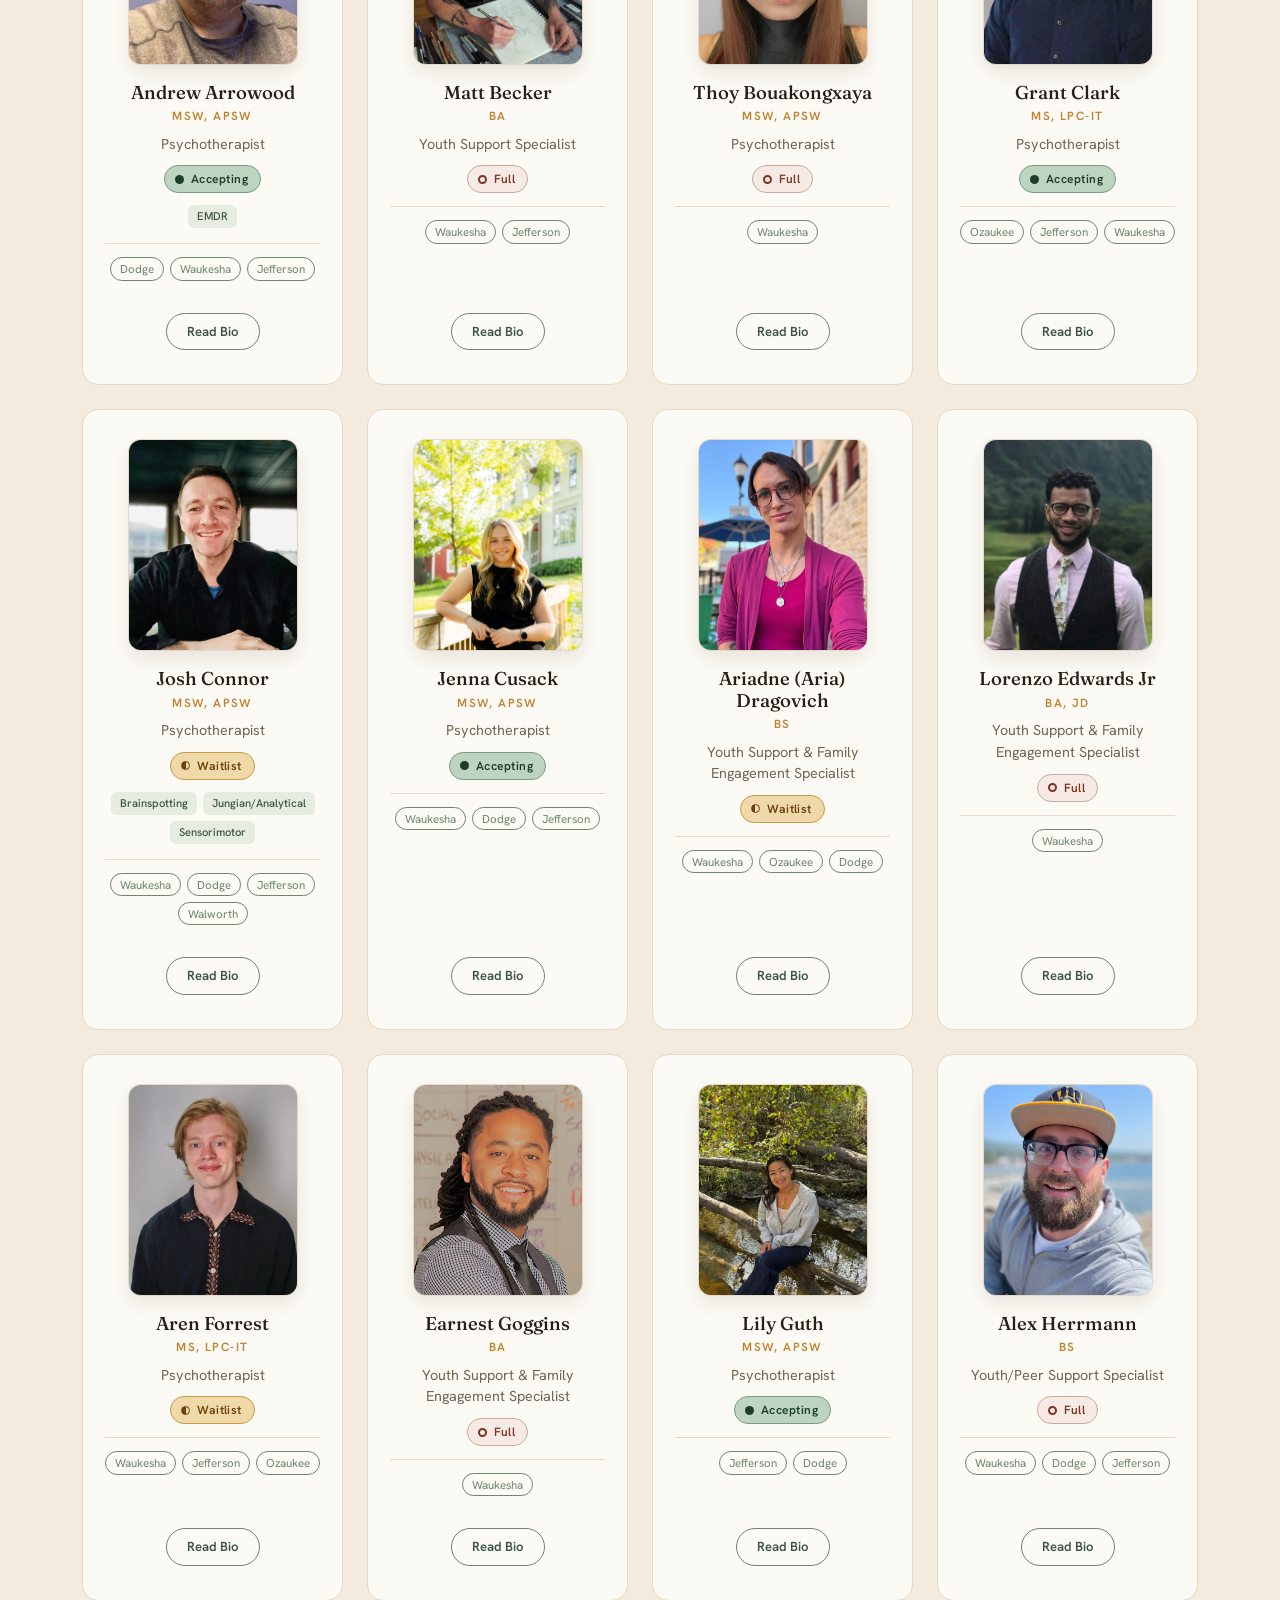
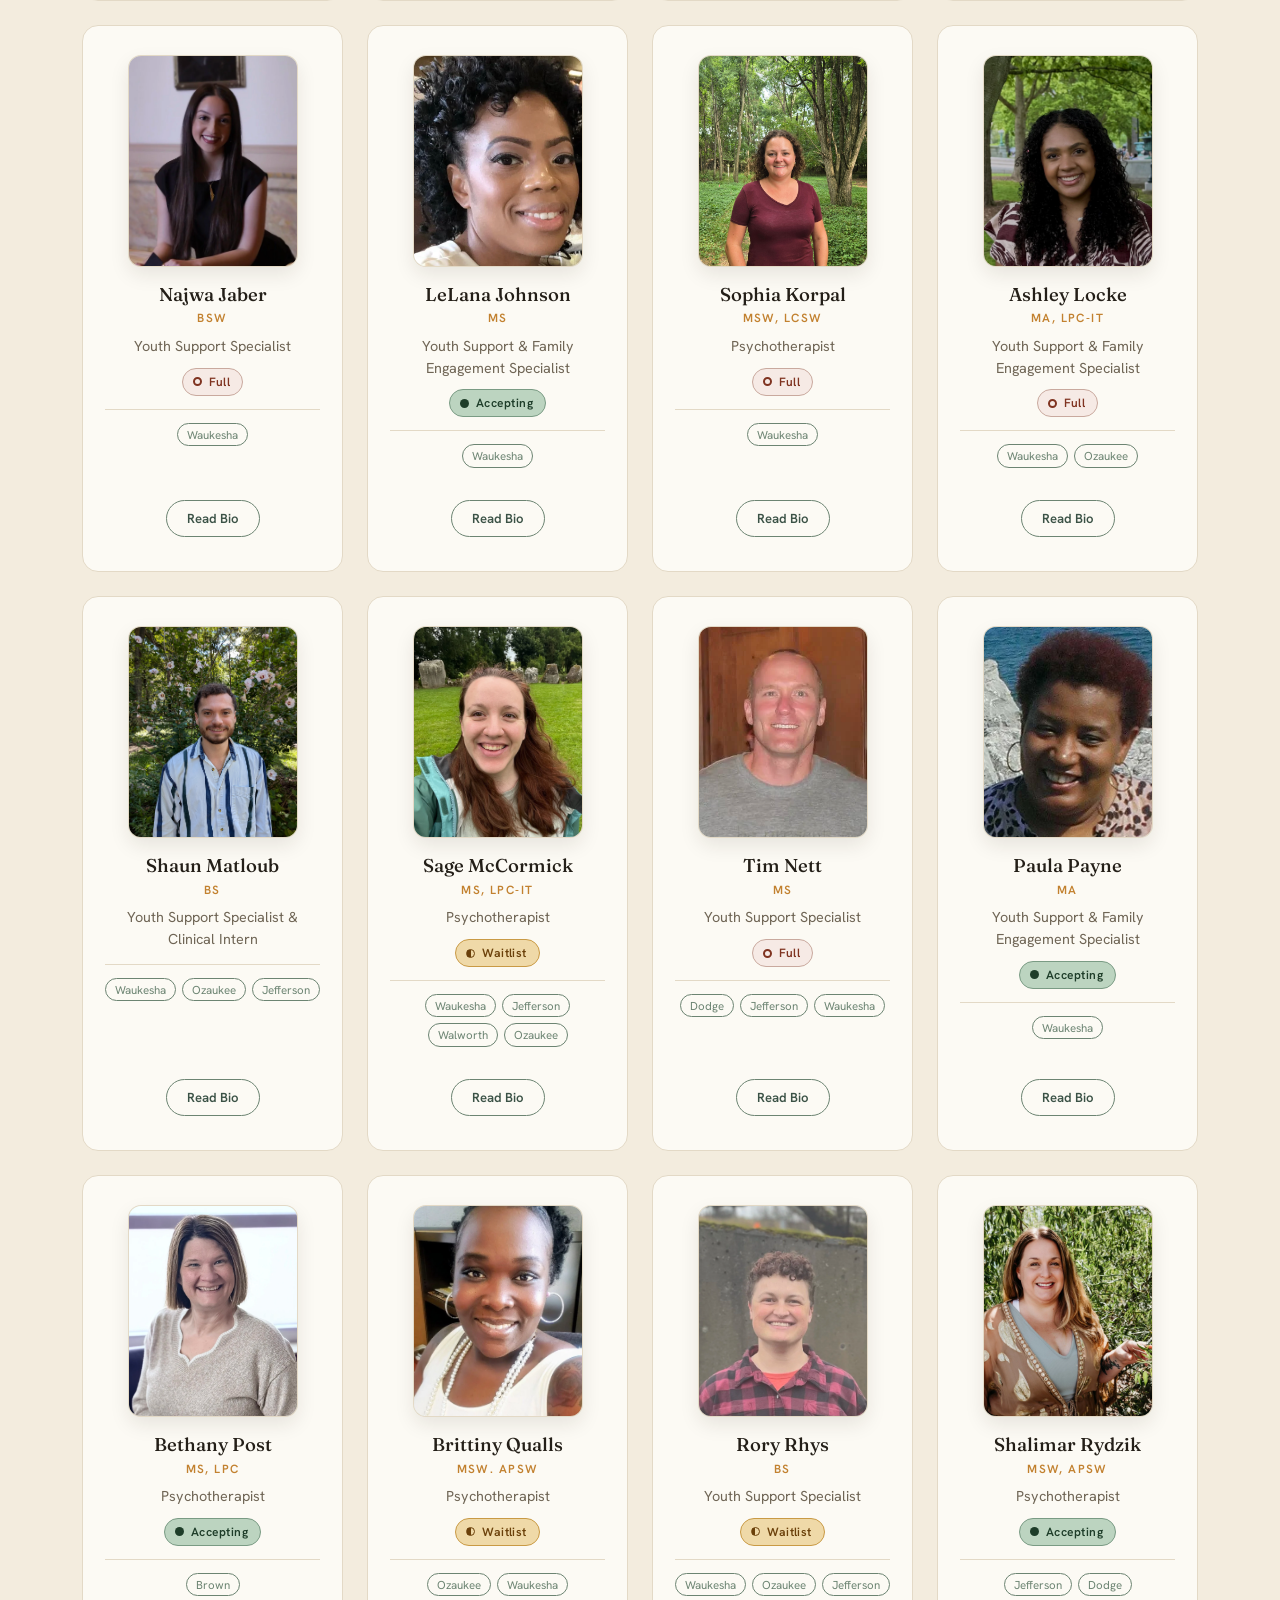
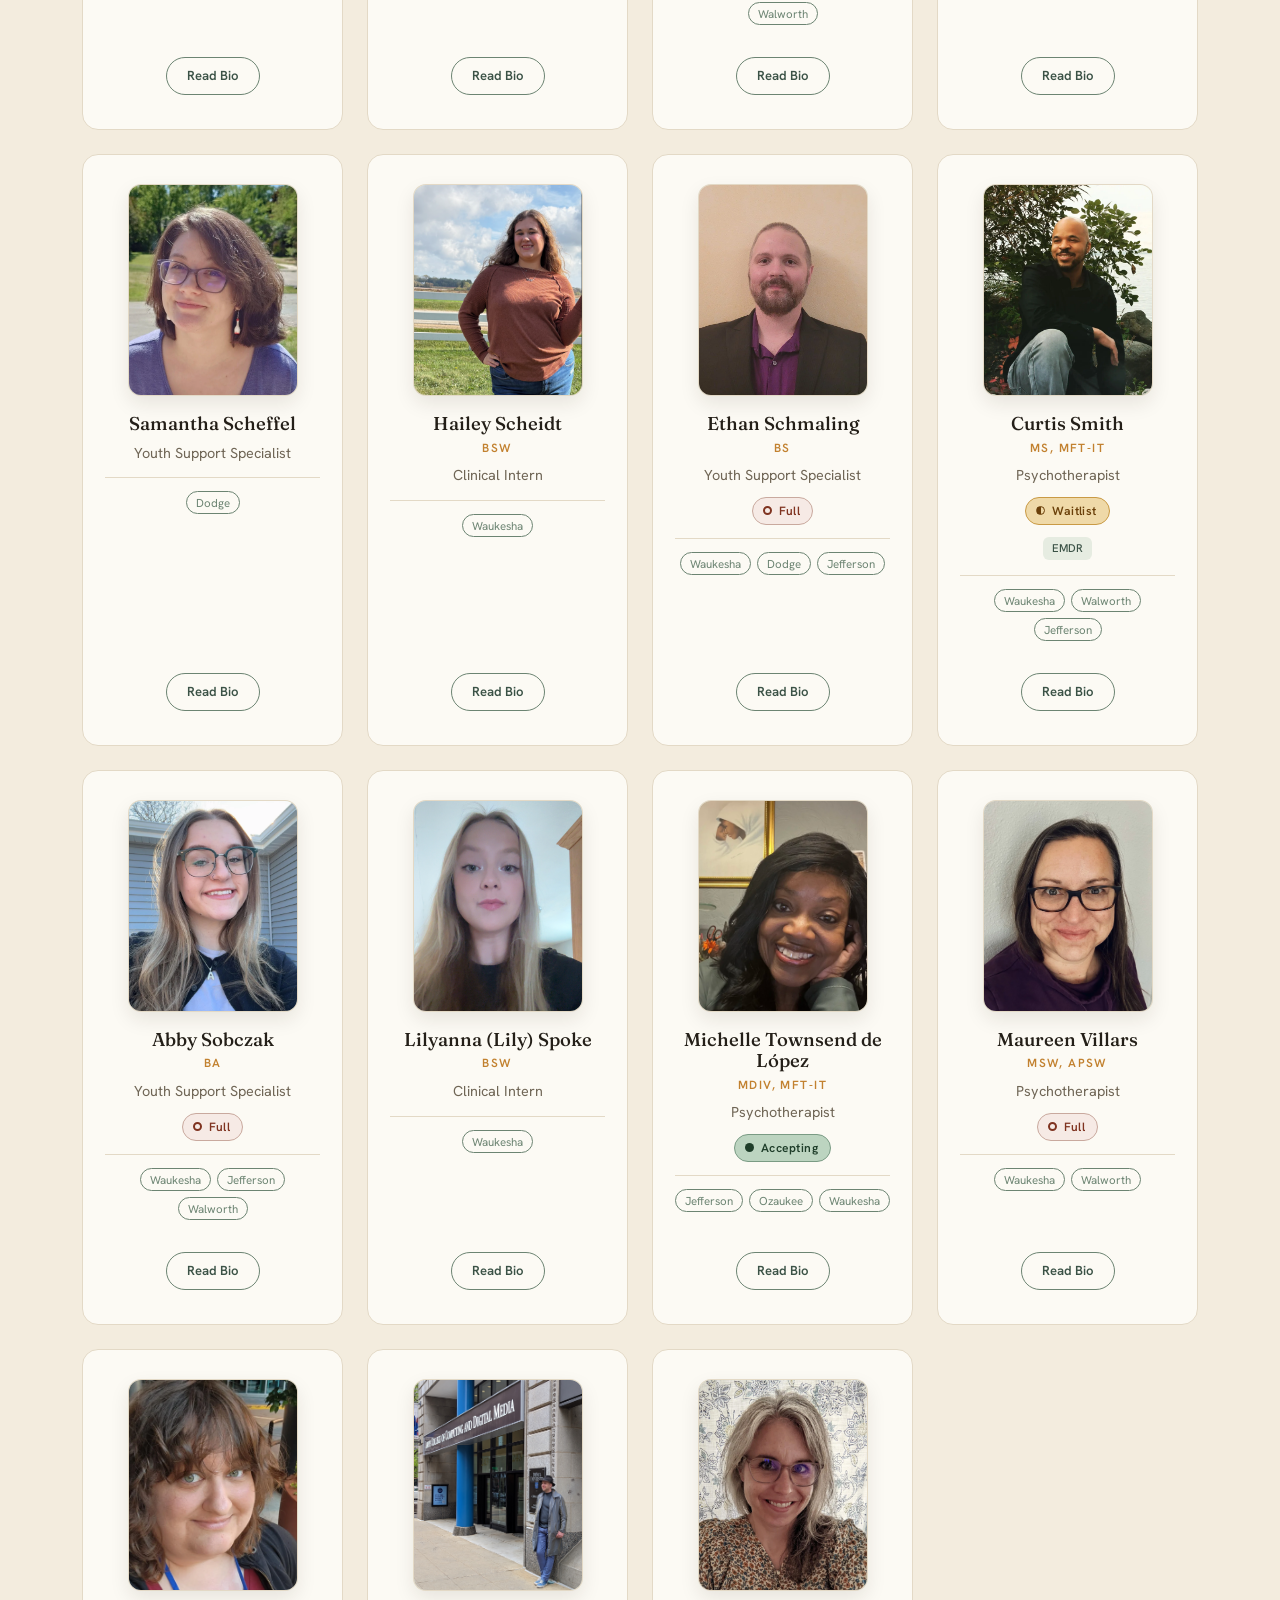
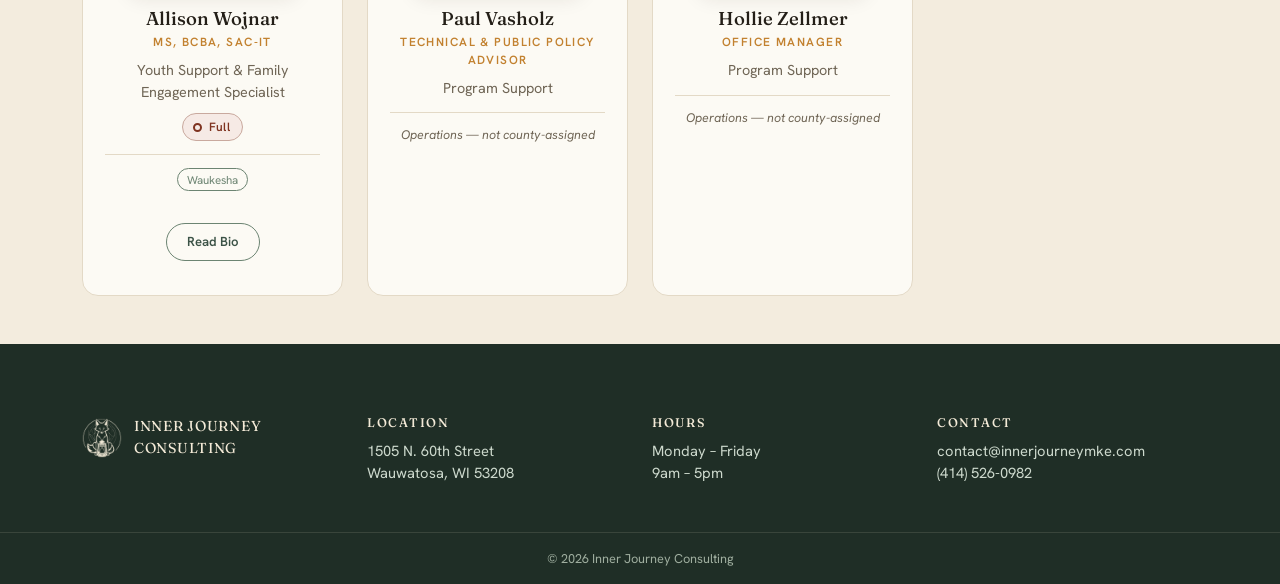
<file: who-we-are.html>
<!doctype html>
<html lang="en">
<head>
  <meta charset="utf-8">
  <meta name="viewport" content="width=device-width, initial-scale=1">
  <title>Who We Are — Inner Journey Consulting</title>
  <meta name="description" content="Meet the Inner Journey team. Filter by county, role, and training to find the right provider.">
  <link rel="preconnect" href="https://fonts.googleapis.com">
  <link rel="preconnect" href="https://fonts.gstatic.com" crossorigin>
  <link href="https://fonts.googleapis.com/css2?family=Fraunces:ital,opsz,wght@0,9..144,400;0,9..144,500;0,9..144,600;1,9..144,400&family=Hanken+Grotesk:wght@400;500;600&display=swap" rel="stylesheet">
  <link href="https://cdn.jsdelivr.net/npm/bootstrap@5.3.3/dist/css/bootstrap.min.css" rel="stylesheet">
  <link href="css/styles.css" rel="stylesheet">
</head>
<body data-page="team">
  <div id="site-nav"></div>

  <main>
    <section class="container page-head">
      <div class="eyebrow mb-2">Who We Are</div>
      <h1 style="font-size:clamp(2.2rem,5vw,3.1rem);max-width:16ch">A team of guides for the inner journey</h1>
      <p class="lead-copy mt-3">Filter the team by the county you're in, the kind of provider you need, or a
        specific training. Combine them to narrow down — for example, an EMDR-trained psychotherapist in Waukesha.</p>
    </section>

    <section class="container">
      <div class="filter-panel" id="filters"><!-- filter rows injected by team.js --></div>
      <p class="count-line mt-3 mb-0" id="count"></p>
    </section>

    <section class="container py-4">
      <div class="row g-4" id="staff-grid"><!-- staff cards injected by team.js --></div>
      <div class="empty-state d-none" id="empty">
        <svg viewBox="0 0 24 24" fill="none" stroke="currentColor" stroke-width="1.5" stroke-linecap="round">
          <circle cx="11" cy="11" r="7"/><path d="M21 21l-4-4"/></svg>
        <h3>No team members match these filters</h3>
        <p>Try widening one of the filters, or <a href="contact.html" style="color:var(--amber)">get in touch</a>
           and we'll help you find the right fit.</p>
      </div>
    </section>
  </main>

  <div id="site-footer"></div>

  <script src="https://cdn.jsdelivr.net/npm/bootstrap@5.3.3/dist/js/bootstrap.bundle.min.js"></script>
  <script src="js/staff.js"></script>
  <script src="js/render.js"></script>
  <script src="js/site.js"></script>
  <script src="js/team.js"></script>
</body>
</html>
</file>
<file: css/styles.css>
/* =========================================================================
   Inner Journey Consulting — custom theme on top of Bootstrap 5
   Palette: "Lantern-light in the woods"
   Edit the tokens below to retheme the whole site.
   ========================================================================= */
:root{
  --bg:#f3ecde;
  --bg-warm:#eee4d2;
  --surface:#fcfaf4;
  --ink:#241f18;
  --muted:#6f6555;
  --pine:#1f2e26;
  --pine-2:#283a30;
  --pine-soft:#3b5246;
  --sage:#6c8472;
  --sage-tint:#e6ece1;
  --amber:#c2812f;
  --amber-soft:#dca353;
  --amber-glow:#f0c074;
  --line:#e3d9c6;

  /* Availability badge. Deliberately spread in LIGHTNESS as well as hue
     (accepting darkest -> full lightest) so the three still separate in
     greyscale and under colour blindness. Text contrast on each fill is
     6.4:1 or better, past the 4.5:1 WCAG AA threshold. */
  --avail-open-bg:#bcd4c0;   --avail-open-fg:#1e3d29;   --avail-open-bd:#7a9b84;
  --avail-wait-bg:#efd9a8;   --avail-wait-fg:#6b400a;   --avail-wait-bd:#c99a45;
  --avail-full-bg:#f6eae5;   --avail-full-fg:#7f3320;   --avail-full-bd:#c9a99e;
  --radius:16px;
  --display:"Fraunces",Georgia,serif;
  --body:"Hanken Grotesk",system-ui,sans-serif;

  /* Bootstrap variable overrides for cohesion */
  --bs-body-bg:var(--bg);
  --bs-body-color:var(--ink);
  --bs-body-font-family:var(--body);
  --bs-border-color:var(--line);
  --bs-primary:var(--amber);
  --bs-link-color:var(--pine-soft);
  --bs-link-hover-color:var(--amber);
}

body{
  background:var(--bg);
  color:var(--ink);
  font-family:var(--body);
  -webkit-font-smoothing:antialiased;
}

/* Reduced-motion respect */
@media (prefers-reduced-motion: reduce){
  *{animation:none !important; transition:none !important; scroll-behavior:auto !important;}
}

/* ---------- typography helpers ---------- */
.font-display{font-family:var(--display);}
h1,h2,h3,.h1,.h2,.h3{font-family:var(--display);font-weight:500;color:var(--pine-2);}
.eyebrow{font-size:.78rem;letter-spacing:.22em;text-transform:uppercase;
         color:var(--amber);font-weight:600;}

/* ---------- buttons ---------- */
.btn-lantern{
  background:var(--amber);color:#2a1c08;font-weight:600;border:none;
  border-radius:999px;padding:.75rem 2rem;transition:.2s;
}
.btn-lantern:hover{background:var(--amber-soft);color:#2a1c08;transform:translateY(-2px);
  box-shadow:0 12px 28px rgba(194,129,47,.4);}
.btn-outline-woods{
  border:1px solid var(--sage);color:var(--pine-soft);background:transparent;border-radius:999px;
}
.btn-outline-woods:hover{background:var(--sage-tint);color:var(--pine-2);}

/* ---------- navbar ---------- */
.navbar-woods{background:var(--pine);}
.navbar-woods .navbar-brand{color:#f3ead7;font-family:var(--display);font-weight:500;
  letter-spacing:.05em;text-transform:uppercase;font-size:1rem;}
.navbar-woods .brand-name{color:#f3ead7;}
.navbar-woods .nav-link{color:#cdd9cd;font-weight:500;font-size:.93rem;
  border-bottom:2px solid transparent;transition:.2s;}
.navbar-woods .nav-link:hover,
.navbar-woods .nav-link.active,
.navbar-woods .nav-link:focus{color:#f6efdd;border-color:var(--amber-soft);}
.navbar-woods .navbar-toggler{border-color:rgba(243,234,215,.3);}
.navbar-woods .navbar-toggler-icon{
  background-image:url("data:image/svg+xml,%3Csvg xmlns='http://www.w3.org/2000/svg' viewBox='0 0 30 30'%3E%3Cpath stroke='%23f3ead7' stroke-width='2' stroke-linecap='round' d='M4 7h22M4 15h22M4 23h22'/%3E%3C/svg%3E");
}
.navbar-woods .dropdown-menu{
  background:var(--surface);border:1px solid var(--line);border-radius:12px;
  box-shadow:0 18px 34px rgba(20,15,8,.22);
}
.navbar-woods .dropdown-item{color:var(--ink);font-weight:500;padding:.55rem 1.1rem;}
.navbar-woods .dropdown-item:hover{background:var(--sage-tint);color:var(--pine-2);}
.navbar-woods .dropdown-divider{border-color:var(--line);}

/* ---------- hero ---------- */
.hero{position:relative;background:var(--pine);color:#f3ead7;overflow:hidden;
  padding:150px 0 0;text-align:center;}
.hero .hero-glow{position:absolute;left:50%;top:150px;transform:translateX(-50%);
  width:560px;height:560px;max-width:92vw;border-radius:50%;z-index:1;filter:blur(6px);
  background:radial-gradient(circle, rgba(240,192,116,.28), rgba(240,192,116,0) 62%);
  animation:breathe 7s ease-in-out infinite;}
@keyframes breathe{0%,100%{opacity:.75}50%{opacity:1}}
.hero-inner{position:relative;z-index:2;}
.hero .medallion{width:178px;height:178px;object-fit:contain;margin:0 auto 30px;
  animation:fade 1s ease both;}
.hero h1{font-weight:400;color:#f3ead7;letter-spacing:-.01em;
  font-size:clamp(2.5rem,6vw,4rem);line-height:1.04;margin:16px auto 0;max-width:16ch;
  animation:fade 1s ease .2s both;}
.hero h1 em{font-style:italic;color:var(--amber-glow);}
.hero .sub{margin:22px auto 0;max-width:50ch;color:#cdd2c6;font-size:1.1rem;
  animation:fade 1s ease .3s both;}
.hero .eyebrow{color:var(--amber-soft);animation:fade 1s ease .1s both;}
.hero .cta-wrap{animation:fade 1s ease .4s both;}
@keyframes fade{from{opacity:0;transform:translateY(18px)}to{opacity:1;transform:none}}
.hero .trees{display:block;width:100%;height:120px;margin-top:56px;position:relative;z-index:2;}

/* ---------- generic page header (interior pages) ---------- */
.page-head{padding:130px 0 10px;}
.page-head.tight{padding-top:120px;}

/* ---------- welcome ---------- */
.welcome-head{display:flex;align-items:center;gap:18px;margin-bottom:22px;}
.welcome-head .ink-mark{width:46px;height:46px;object-fit:contain;flex:none;}
.lead-copy{max-width:60ch;color:var(--muted);font-size:1.12rem;}
.lead-copy strong{color:var(--pine-2);font-weight:600;}

/* ---------- service cards ---------- */
.svc{background:var(--surface);border:1px solid var(--line);border-radius:var(--radius);
  padding:30px 26px;height:100%;transition:transform .3s,box-shadow .3s;}
.svc:hover{transform:translateY(-4px);box-shadow:0 16px 34px rgba(40,30,15,.1);}
.svc .ic{width:38px;height:38px;color:var(--sage);margin-bottom:16px;}
.svc h3{font-size:1.28rem;color:var(--ink);margin-bottom:10px;}
.svc p{color:var(--muted);font-size:.99rem;margin:0;}
.svc .tag{display:inline-block;margin-top:12px;font-size:.72rem;letter-spacing:.1em;
  text-transform:uppercase;color:var(--pine-soft);background:var(--sage-tint);
  padding:3px 10px;border-radius:6px;font-weight:600;}

/* ---------- thematic band ---------- */
.band{background:var(--pine-2);color:#f1e8d3;
  background-image:radial-gradient(40rem 18rem at 80% 120%, rgba(220,163,83,.16), transparent 60%);}
.band p{font-family:var(--display);font-style:italic;font-weight:400;
  font-size:clamp(1.4rem,3vw,1.95rem);line-height:1.4;max-width:24ch;margin:0 auto;color:#f1e8d3;}

/* ---------- filter panel (Who We Are) ---------- */
.filter-panel{background:var(--surface);border:1px solid var(--line);border-radius:var(--radius);
  padding:18px 22px;}
.frow{display:flex;flex-wrap:wrap;align-items:center;gap:9px;}
/* Chips live in their own flex column so that when a row has more chips than
   fit, the wrapped ones line up with the first chip rather than sliding back
   under the label. .frow keeps flex-wrap for the mobile layout below, where
   the label takes a full-width line of its own. */
.fchips{display:flex;flex-wrap:wrap;align-items:center;gap:9px;flex:1 1 0;min-width:0;}
.frow + .frow{margin-top:14px;padding-top:14px;border-top:1px solid var(--line);}
.frow .flabel{flex:0 0 120px;font-size:.74rem;letter-spacing:.14em;text-transform:uppercase;
  color:var(--muted);font-weight:600;}
.chip-btn{font-family:var(--body);font-size:.88rem;font-weight:500;cursor:pointer;padding:6px 14px;
  border-radius:999px;border:1px solid var(--sage);background:transparent;color:var(--pine-soft);transition:.16s;}
.chip-btn:hover{background:var(--sage-tint);}
.chip-btn.active{background:var(--amber);border-color:var(--amber);color:#fff;
  box-shadow:0 3px 12px rgba(194,129,47,.32);}
.count-line{font-size:.9rem;color:var(--muted);font-style:italic;}

/* ---------- staff cards ---------- */
/* Column layout so the bio button pins to the bottom and stays aligned
   across cards whose text runs to different lengths. */
.staff-card{background:var(--surface);border:1px solid var(--line);border-radius:var(--radius);
  padding:30px 22px 34px;text-align:center;height:100%;
  display:flex;flex-direction:column;
  transition:transform .3s ease,box-shadow .3s ease;}
.staff-card:hover{transform:translateY(-5px);box-shadow:0 16px 34px rgba(40,30,15,.12);}
.staff-card .avatar{width:168px;height:210px;border-radius:12px;margin:0 auto 18px;display:grid;
  place-items:center;font-family:var(--display);font-size:2rem;font-weight:500;color:var(--pine);
  background:var(--sage-tint);object-fit:cover;object-position:50% 30%;
  box-shadow:0 0 0 1px var(--line),0 8px 20px rgba(40,30,15,.10);}
.staff-card h3{font-size:1.16rem;color:var(--ink);line-height:1.15;margin:0;}
.staff-card .creds{font-size:.74rem;letter-spacing:.12em;text-transform:uppercase;
  color:var(--amber);font-weight:600;margin-top:5px;}
.staff-card .role{font-size:.9rem;color:var(--muted);margin-top:8px;}
.staff-card .badges{display:flex;flex-wrap:wrap;gap:6px;justify-content:center;margin:12px 0 2px;}
.staff-card .badge-mod{font-size:.7rem;background:var(--sage-tint);color:var(--pine-soft);
  padding:3px 9px;border-radius:6px;font-weight:500;}
.staff-card .avail-wrap{margin-top:10px;}
.avail{display:inline-flex;align-items:center;gap:7px;font-size:.75rem;font-weight:600;
  letter-spacing:.04em;padding:4px 12px 4px 10px;border-radius:999px;border:1px solid;}
/* Glyph is the third signal channel: shape survives colour blindness and print. */
.avail-glyph{width:9px;height:9px;border-radius:50%;flex:none;box-sizing:border-box;}
.avail-open{background:var(--avail-open-bg);color:var(--avail-open-fg);border-color:var(--avail-open-bd);}
.avail-open .avail-glyph{background:currentColor;}
.avail-wait{background:var(--avail-wait-bg);color:var(--avail-wait-fg);border-color:var(--avail-wait-bd);}
.avail-wait .avail-glyph{background:linear-gradient(90deg,currentColor 50%,transparent 50%);
  border:1.5px solid currentColor;}
.avail-full{background:var(--avail-full-bg);color:var(--avail-full-fg);border-color:var(--avail-full-bd);}
.avail-full .avail-glyph{background:transparent;border:2px solid currentColor;}
.bio-hero .avail-wrap{margin-top:14px;}

.staff-card .counties{display:flex;flex-wrap:wrap;gap:6px;justify-content:center;margin-top:13px;
  padding-top:13px;border-top:1px solid var(--line);}
.staff-card .cty{font-size:.72rem;color:var(--sage);border:1px solid var(--sage);
  padding:2px 9px;border-radius:999px;}
.staff-card .ops{font-size:.78rem;color:var(--muted);margin-top:13px;padding-top:13px;
  border-top:1px solid var(--line);font-style:italic;}

/* ---------- empty state ---------- */
.empty-state{text-align:center;padding:54px 20px 40px;color:var(--muted);}
.empty-state svg{width:46px;height:46px;color:var(--sage);margin-bottom:14px;}
.empty-state h3{font-size:1.3rem;color:var(--pine-2);margin-bottom:6px;}

/* ---------- county / CCS chips & cards ---------- */
.cty-link{font-size:.9rem;color:var(--pine-soft);background:var(--sage-tint);
  border:1px solid var(--line);padding:7px 16px;border-radius:999px;text-decoration:none;display:inline-block;}
.cty-link:hover{background:var(--amber);border-color:var(--amber);color:#fff;}
.county-card{display:block;background:var(--surface);border:1px solid var(--line);
  border-radius:var(--radius);padding:26px 24px;height:100%;text-decoration:none;color:var(--ink);
  transition:transform .3s,box-shadow .3s,border-color .3s;}
.county-card:hover{transform:translateY(-4px);box-shadow:0 16px 34px rgba(40,30,15,.1);
  border-color:var(--amber);color:var(--ink);}
.county-card h3{font-size:1.35rem;margin-bottom:6px;}
.county-card .meta{font-size:.85rem;color:var(--muted);}
.county-card .arrow{color:var(--amber);font-weight:600;margin-top:14px;display:inline-block;}

/* ---------- panel ---------- */
.soft-panel{background:var(--surface);border:1px solid var(--line);border-radius:var(--radius);
  padding:34px;text-align:center;}
.soft-panel .big-mark{width:120px;height:120px;object-fit:contain;margin:0 auto 14px;}
.soft-panel small{color:var(--muted);}

/* ---------- contact form ---------- */
.form-card{background:var(--surface);border:1px solid var(--line);border-radius:var(--radius);padding:32px;}
.form-card .form-label{font-weight:600;color:var(--pine-2);font-size:.9rem;}
.form-card .form-control{border-color:var(--line);background:#fff;}
.form-card .form-control:focus{border-color:var(--amber);box-shadow:0 0 0 .2rem rgba(194,129,47,.18);}

/* ---------- footer ---------- */
.site-footer{background:var(--pine);color:#cdd9cd;font-size:.92rem;}
.site-footer h4{font-family:var(--display);color:#f3ead7;font-weight:500;font-size:.78rem;
  letter-spacing:.14em;text-transform:uppercase;margin-bottom:9px;}
.site-footer a{color:#cdd9cd;text-decoration:none;}
.site-footer a:hover{color:#f6efdd;}
.site-footer .brandcol{display:flex;align-items:center;gap:12px;}
.site-footer .brandcol img{width:40px;height:40px;object-fit:contain;}
.site-footer .brandcol span{font-family:var(--display);letter-spacing:.05em;text-transform:uppercase;
  font-size:.9rem;color:#f3ead7;}
.site-footer .copy{border-top:1px solid rgba(243,234,215,.12);text-align:center;padding:16px;
  font-size:.8rem;color:#9fae9f;}

/* ---------- notice banner (preview only; safe to delete) ---------- */
.preview-note{background:var(--amber-soft);color:#3a2a10;text-align:center;font-size:.82rem;
  padding:8px;font-weight:500;}


/* ---------- staff card: bio button (pinned to bottom) ---------- */
.staff-card .spacer{flex:1 1 auto;min-height:12px;}
.staff-card .bio-btn{display:inline-block;margin-top:20px;font-size:.82rem;font-weight:600;
  text-decoration:none;padding:8px 20px;border-radius:999px;align-self:center;
  border:1px solid var(--sage);color:var(--pine-soft);background:transparent;transition:.18s;}
.staff-card .bio-btn:hover{background:var(--amber);border-color:var(--amber);color:#fff;
  box-shadow:0 4px 14px rgba(194,129,47,.3);}

/* ---------- bio page ---------- */
.bio-hero{display:flex;gap:34px;align-items:center;flex-wrap:wrap;}
.bio-hero .portrait{width:190px;height:238px;border-radius:14px;object-fit:cover;object-position:50% 30%;flex:none;
  background:var(--sage-tint);display:grid;place-items:center;
  font-family:var(--display);font-size:3rem;font-weight:500;color:var(--pine);
  box-shadow:0 0 0 1px var(--line),0 10px 24px rgba(40,30,15,.12);}
.bio-hero .meta{flex:1 1 320px;}
.bio-body{max-width:68ch;color:var(--muted);font-size:1.06rem;}
.bio-body p{margin-bottom:1rem;}
.bio-tags{display:flex;flex-wrap:wrap;gap:8px;margin-top:16px;}

/* ---------- mobile ---------- */
@media (max-width:640px){
  /* Stack each filter label above its chips and let the chips share the full
     width, so they wrap evenly instead of leaving a ragged first row. */
  .filter-panel{padding:16px;}
  .frow{gap:8px;}
  .frow .flabel{flex:0 0 100%;margin-bottom:2px;}
  .chip-btn{flex:1 1 auto;text-align:center;padding:8px 12px;}

  .bio-hero{gap:22px;justify-content:center;text-align:center;}
  .bio-hero .portrait{width:150px;height:188px;}
  .bio-hero .meta{flex-basis:100%;}
  .bio-tags{justify-content:center;}
}


/* ---------- mission page ---------- */
.mission-lede{font-family:var(--display);font-weight:400;line-height:1.5;
  font-size:clamp(1.3rem,2.4vw,1.7rem);color:var(--pine-2);max-width:50ch;}

/* short mission pull on the home page */
.mission-callout{border-left:3px solid var(--amber);padding:2px 0 2px 20px;max-width:60ch;}
.mission-callout p{color:var(--muted);font-size:1.06rem;margin-bottom:.5rem;}
.mission-callout a{color:var(--amber);font-weight:600;font-size:.95rem;text-decoration:none;}
.mission-callout a:hover{text-decoration:underline;}

/* ---------- page bottom: keep content off the footer ---------- */
main{padding-bottom:3rem;}
</file>
<file: training/css/course.css>
/* =========================================================================
   course.css — Inner Journey palette on top of Bootstrap 5.
   ========================================================================= */
:root{
  --bg:#f3ecde; --surface:#fcfaf4; --ink:#241f18; --muted:#6f6555;
  --pine:#1f2e26; --pine-2:#283a30; --pine-soft:#3b5246; --sage:#6c8472; --sage-tint:#e6ece1;
  --amber:#c2812f; --amber-soft:#dca353; --line:#e3d9c6; --radius:14px;
  --ok:#1e3d29; --ok-bg:#d9e7db; --miss:#7f3320; --miss-bg:#f6e6e0;
  --display:"Fraunces",Georgia,serif; --body:"Hanken Grotesk",system-ui,sans-serif;
  --bs-body-bg:var(--bg); --bs-body-color:var(--ink); --bs-body-font-family:var(--body);
  --bs-link-color:var(--pine-soft); --bs-link-hover-color:var(--amber);
  --bs-link-color-rgb:59,82,70; --bs-link-hover-color-rgb:194,129,47;
}
body{background:var(--bg);color:var(--ink);font-family:var(--body);}
h1,h2,h3,.h4,.h5{font-family:var(--display);font-weight:500;color:var(--pine-2);}
h1{font-size:clamp(1.8rem,4vw,2.4rem);margin:.2rem 0 1rem;}
h1:focus{outline:none;}
.lead{color:var(--muted);}

.skip-link{position:absolute;left:-999px;top:0;background:var(--amber);color:#2a1c08;padding:.5rem 1rem;z-index:10;}
.skip-link:focus{left:0;}

.navbar-woods{background:var(--pine);}
.navbar-woods .navbar-brand{font-family:var(--display);color:#f1e8d3;}
.navbar-woods .nav-link{color:#d8cfbb;font-size:.92rem;}
.navbar-woods .nav-link:hover,.navbar-woods .nav-link.active{color:#fff;}
.navbar-woods .nav-link.active{box-shadow:inset 0 -2px 0 var(--amber-soft);}
.navbar-woods .navbar-toggler{border-color:rgba(255,255,255,.3);}
.navbar-woods .navbar-toggler-icon{filter:invert(1);}
.nav-mark{margin-right:4px;color:var(--amber-soft);}

#course{background:var(--surface);border:1px solid var(--line);border-radius:var(--radius);
  padding:clamp(20px,4vw,40px);margin-top:28px;margin-bottom:28px;max-width:860px;}
.stepper{font-size:.78rem;letter-spacing:.12em;text-transform:uppercase;color:var(--amber);font-weight:600;margin:0;}
.note{font-size:.9rem;color:var(--muted);border-left:3px solid var(--amber);padding-left:12px;}

.btn-lantern{background:var(--amber);color:#2a1c08;font-weight:600;border:none;border-radius:999px;padding:.6rem 1.5rem;}
.btn-lantern:hover,.btn-lantern:focus{background:var(--amber-soft);color:#2a1c08;}
.btn-outline-woods{border:1px solid var(--pine-soft);color:var(--pine-soft);border-radius:999px;padding:.6rem 1.4rem;background:transparent;}
.btn-outline-woods:hover{background:var(--sage-tint);color:var(--pine-2);}
.step-nav{display:flex;justify-content:space-between;align-items:center;gap:12px;flex-wrap:wrap;
  margin-top:28px;padding-top:20px;border-top:1px solid var(--line);}

.how li{margin-bottom:.4rem;}
.module-list{list-style:none;padding:0;}
.module-list li{display:flex;justify-content:space-between;gap:12px;padding:10px 0;border-bottom:1px solid var(--line);}
.status{font-size:.75rem;font-weight:600;padding:2px 10px;border-radius:999px;white-space:nowrap;align-self:center;}
.status-complete{background:var(--ok-bg);color:var(--ok);}
.status-in-progress{background:#efd9a8;color:#6b400a;}
.status-not-started{background:var(--sage-tint);color:var(--pine-soft);}

/* Questions */
.question{border:1px solid var(--line);border-radius:10px;padding:14px 18px;margin-bottom:16px;}
.question legend{font-size:1.02rem;font-weight:600;line-height:1.4;margin-bottom:6px;}
.form-check{padding:6px 0 6px 1.9rem;}
.form-check-input:checked{background-color:var(--pine-soft);border-color:var(--pine-soft);}
.quiz-error{color:var(--miss);font-weight:600;min-height:1.5em;margin:4px 0 10px;}

/* Lesson pages */
.media{margin:0 0 20px;}
.media img,.media video{max-width:100%;border-radius:10px;display:block;}
.media audio{width:100%;}
.media figcaption{font-size:.85rem;color:var(--muted);margin-top:6px;}
.media-todo{border:2px dashed var(--amber-soft);border-radius:10px;padding:18px;margin-bottom:20px;
  background:#fbf3e3;color:#6b400a;}
.transcript{margin:-8px 0 20px;font-size:.92rem;}
.transcript summary{cursor:pointer;color:var(--pine-soft);font-weight:600;}
.page-body{font-size:1.05rem;line-height:1.6;}
/* A question on a lesson page with its answer behind a click */
.reveal{border:1px solid var(--line);border-radius:10px;padding:10px 16px;margin:12px 0;background:var(--surface);}
.reveal summary{cursor:pointer;color:var(--pine-soft);font-weight:600;}
.reveal[open] summary{margin-bottom:6px;}
.scenario{background:var(--sage-tint);border-radius:10px;padding:12px 16px;margin:12px 0;}
.draft{background:#fbf3e3;border-left:3px solid var(--amber);padding:2px 8px;font-size:.85rem;color:#6b400a;}

/* Results: every state says so in words as well as colour */
.result-summary{border-radius:10px;padding:14px 18px;margin-bottom:20px;}
.result-summary.is-pass{background:var(--ok-bg);color:var(--ok);}
.result-summary.is-retry{background:#fbf3e3;color:#6b400a;}
.result-list{padding-left:1.2rem;}
.result-list > li{border-bottom:1px solid var(--line);padding:12px 0;}
.rq{font-weight:600;margin-bottom:6px;}
.result-list dl{display:grid;grid-template-columns:max-content 1fr;gap:2px 14px;margin:0 0 6px;}
.result-list dt{font-weight:600;color:var(--muted);font-size:.9rem;}
.result-list dd{margin:0;}
.res{font-size:.78rem;font-weight:600;padding:1px 8px;border-radius:999px;margin-left:6px;white-space:nowrap;}
.res-ok{background:var(--ok-bg);color:var(--ok);}
.res-miss{background:var(--miss-bg);color:var(--miss);}
.explain{font-size:.95rem;color:var(--pine-soft);background:var(--sage-tint);border-radius:8px;padding:8px 12px;margin:6px 0 0;}
.score-table{max-width:420px;}

/* Training portal (training/index.html) */
.course-list{list-style:none;padding:0;margin:24px 0 0;display:grid;gap:16px;}
.course-card{display:block;border:1px solid var(--line);border-radius:12px;padding:18px 22px;
  text-decoration:none;color:var(--ink);background:#fff;transition:border-color .15s,box-shadow .15s;}
.course-card:hover,.course-card:focus{border-color:var(--amber);box-shadow:0 2px 10px rgba(36,31,24,.08);color:var(--ink);}
.course-name{display:block;font-family:var(--display);font-size:1.35rem;color:var(--pine-2);margin-bottom:4px;}
.course-desc{display:block;color:var(--ink);line-height:1.5;}
.course-meta{display:block;margin-top:8px;font-size:.85rem;font-weight:600;color:var(--amber);}

@media (max-width:575.98px){#course{width:auto;margin-left:12px;margin-right:12px;}}

.site-foot{text-align:center;font-size:.85rem;color:var(--muted);padding-bottom:28px;}
</file>
